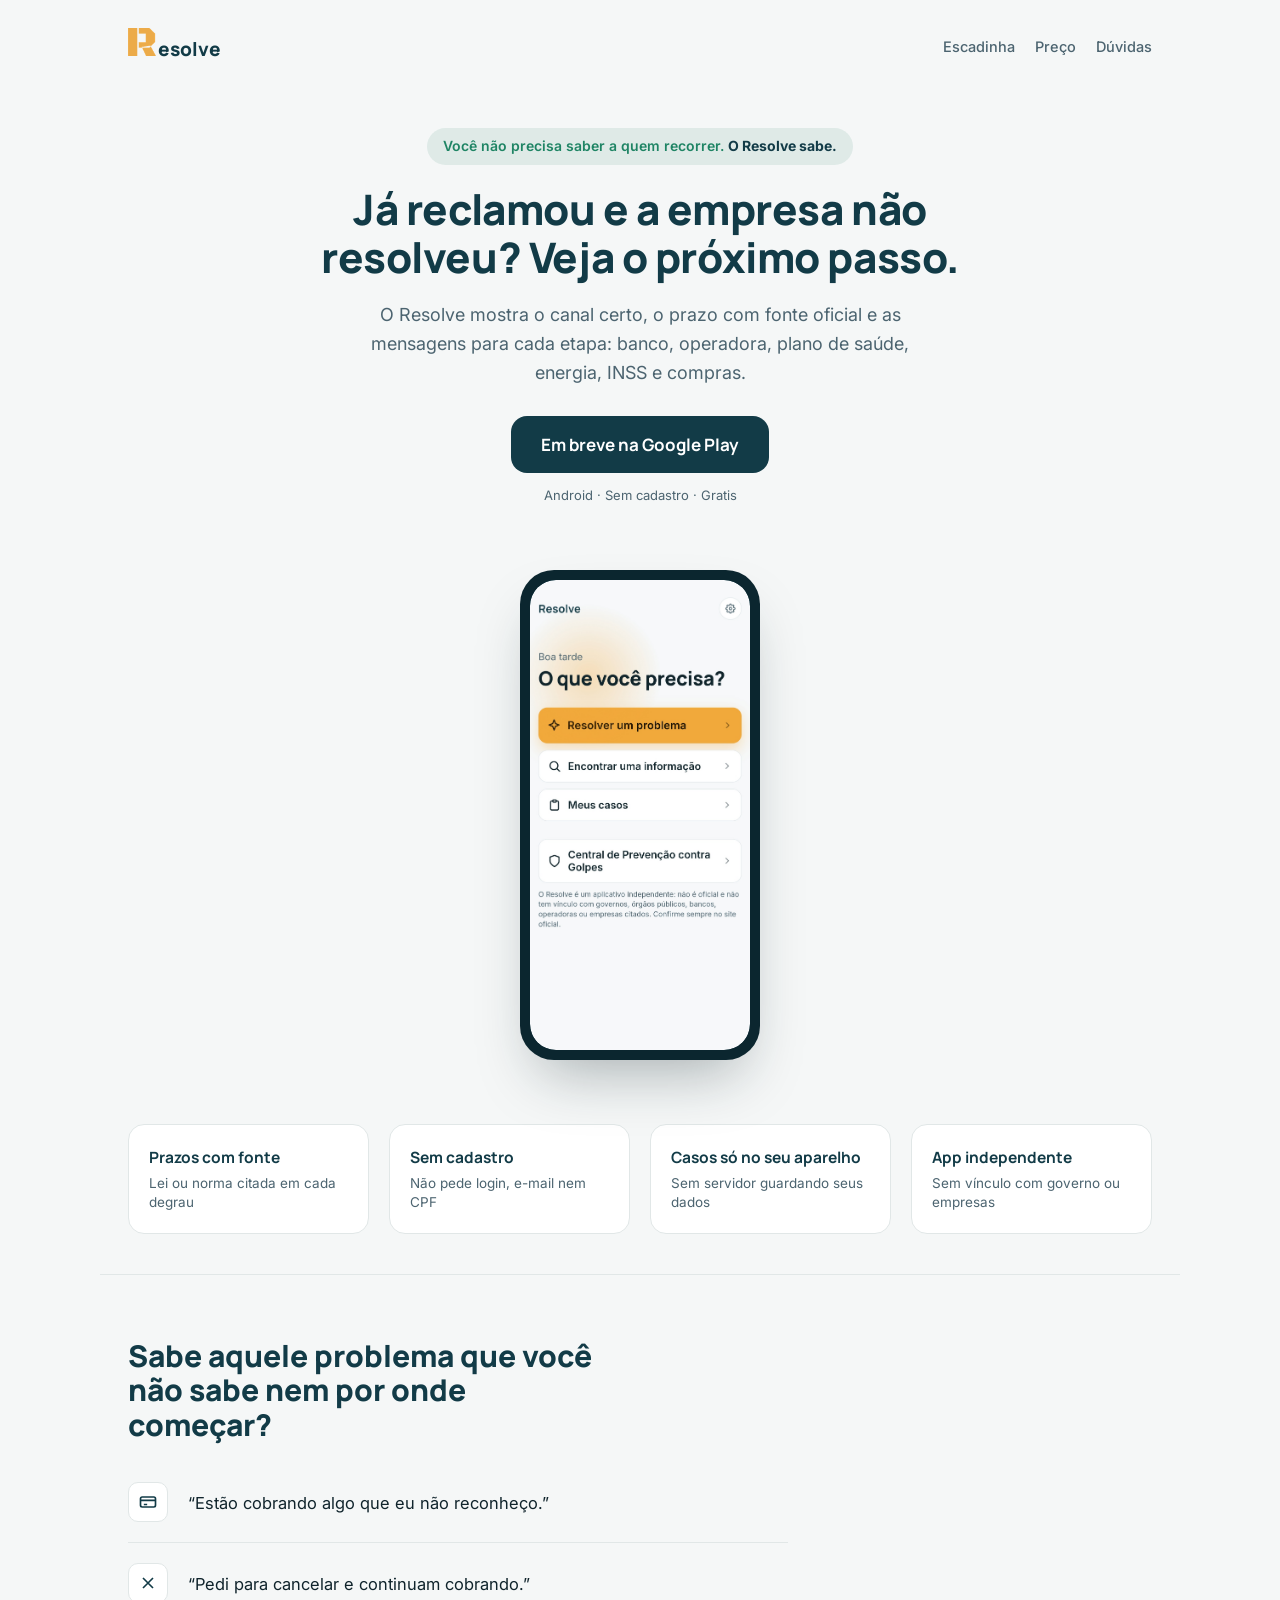
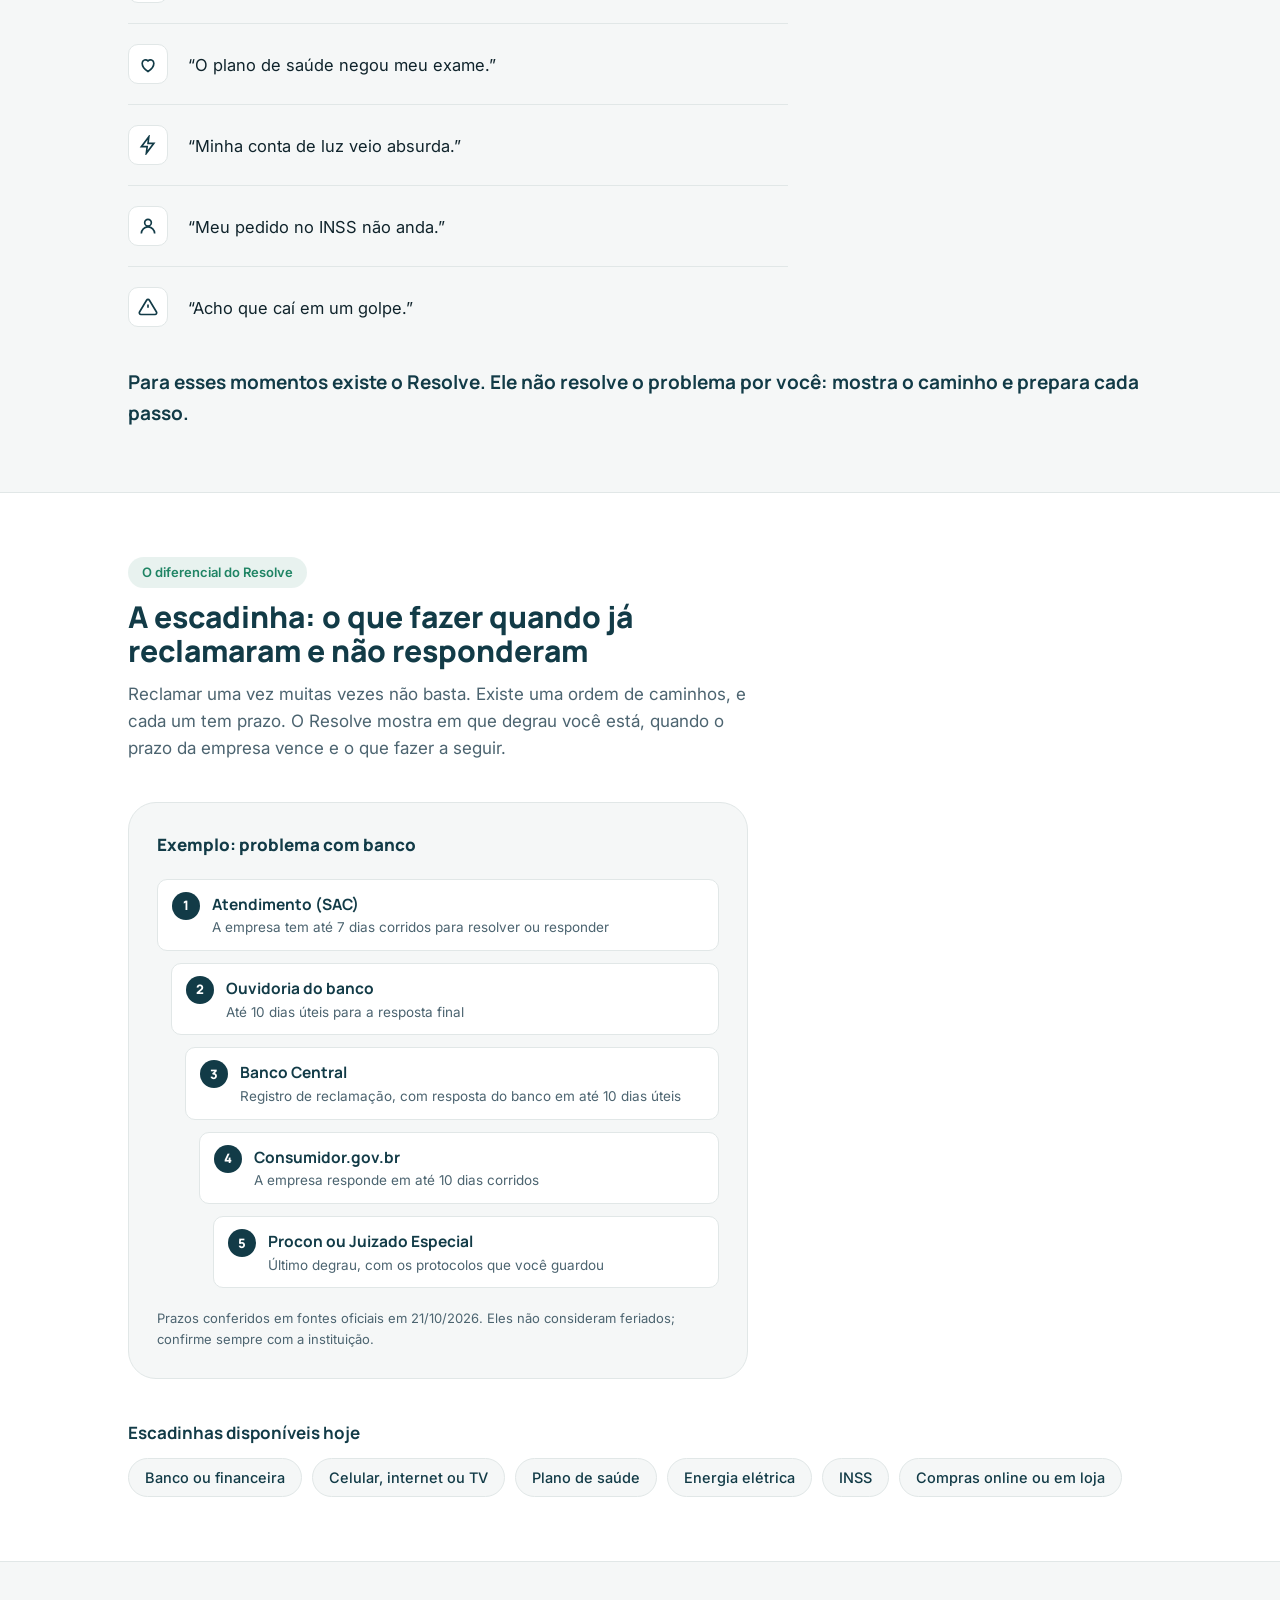
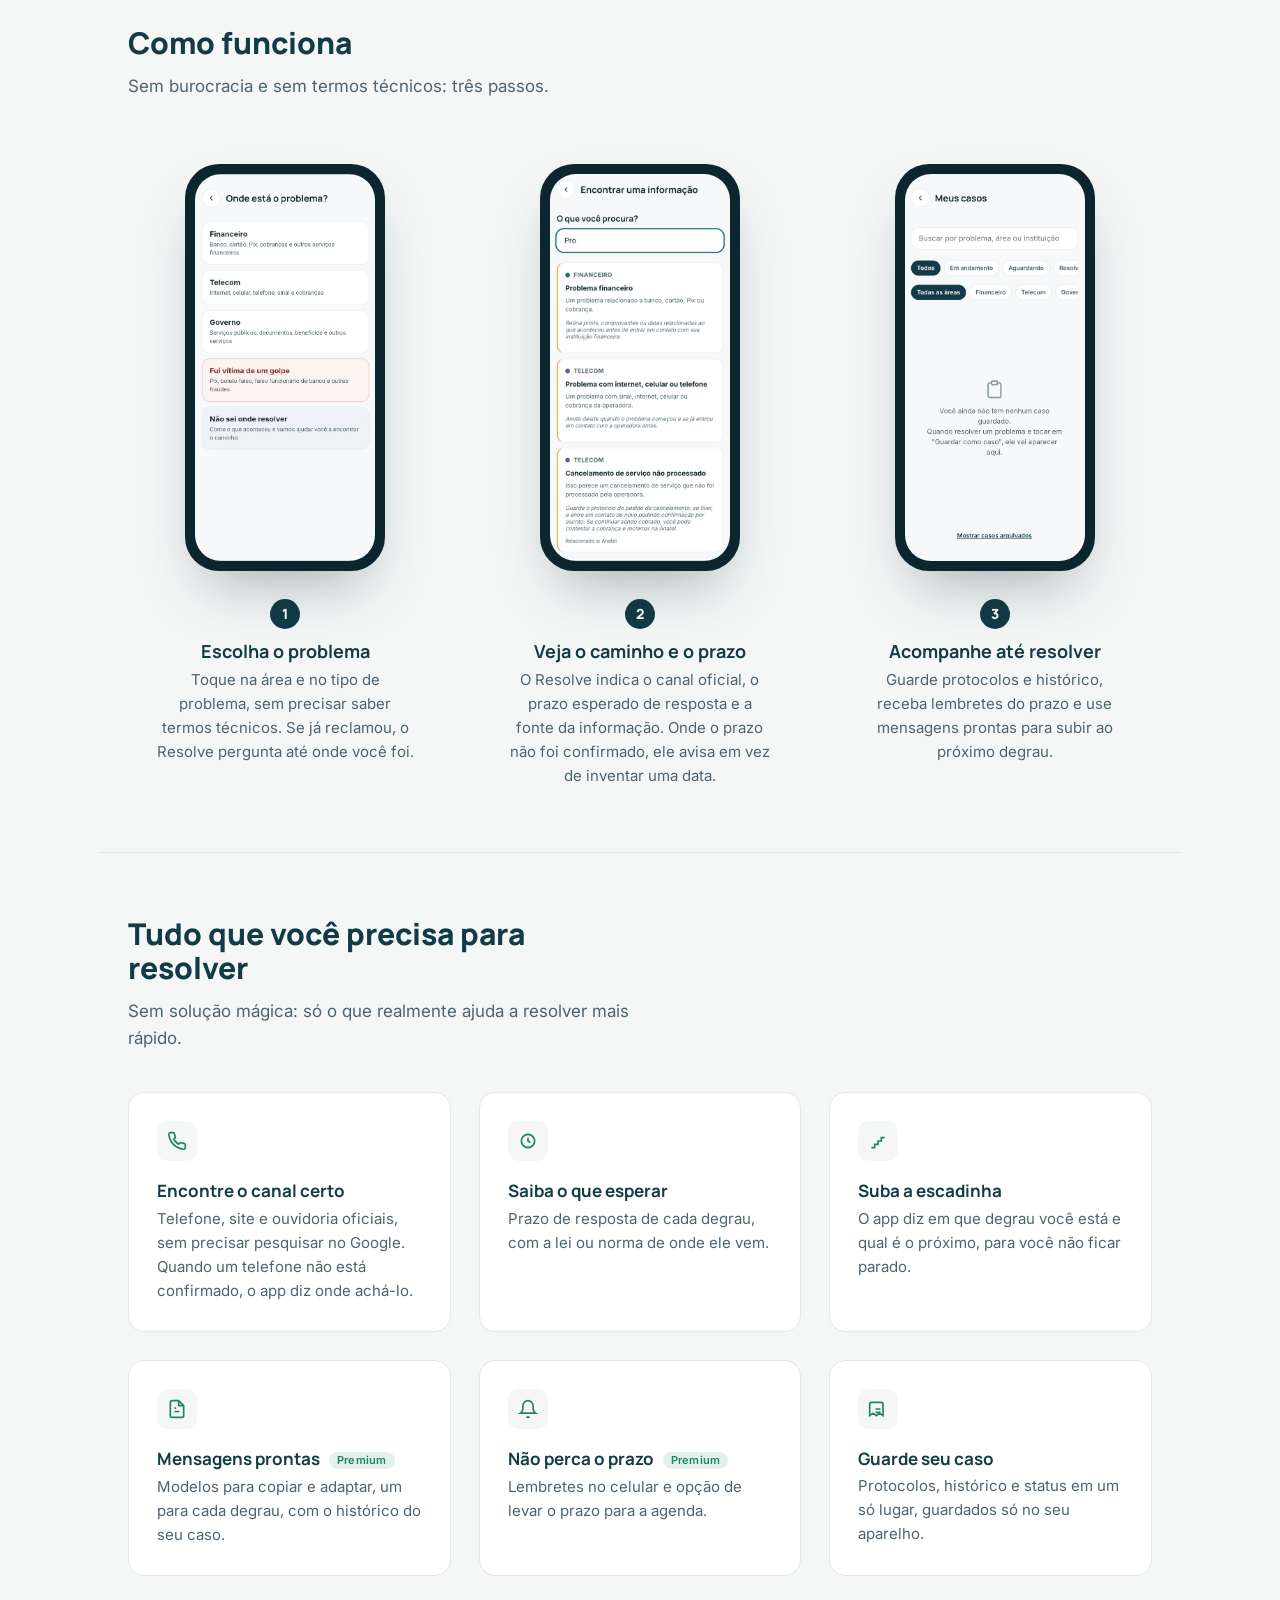
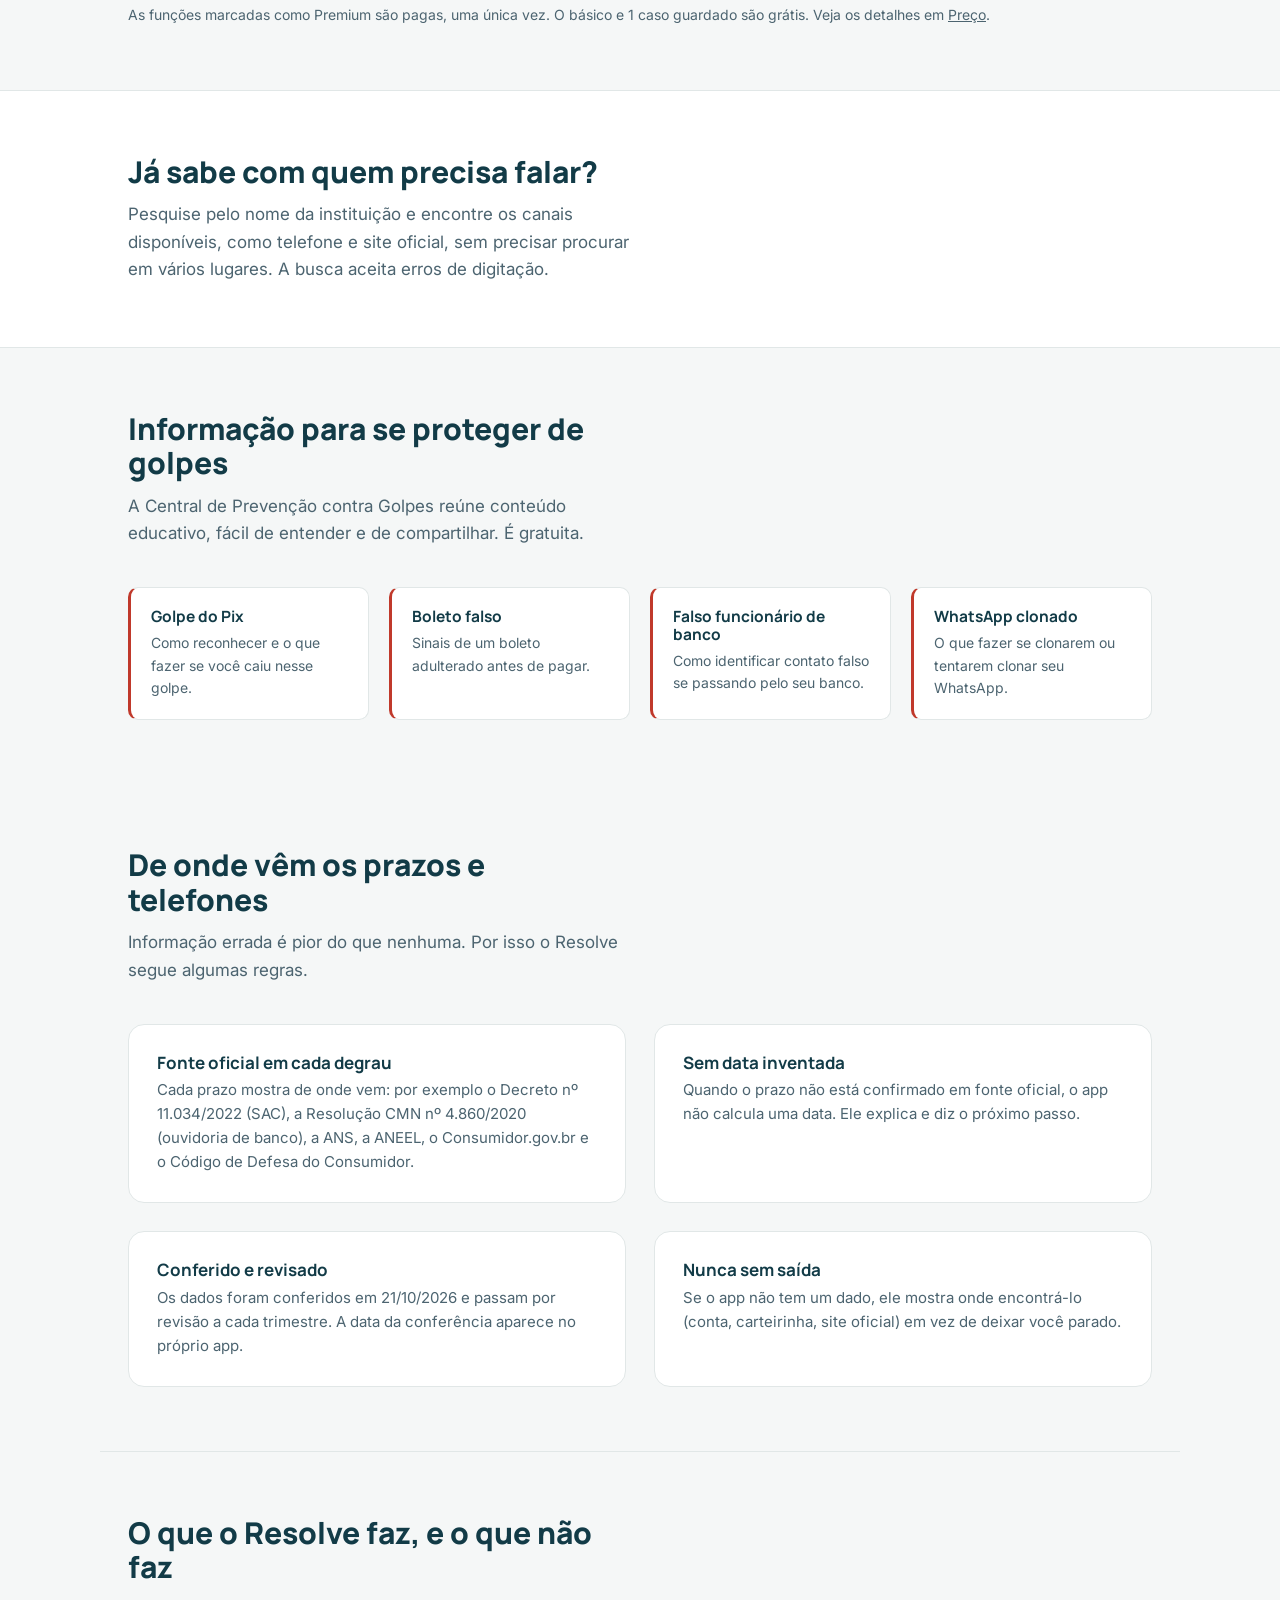
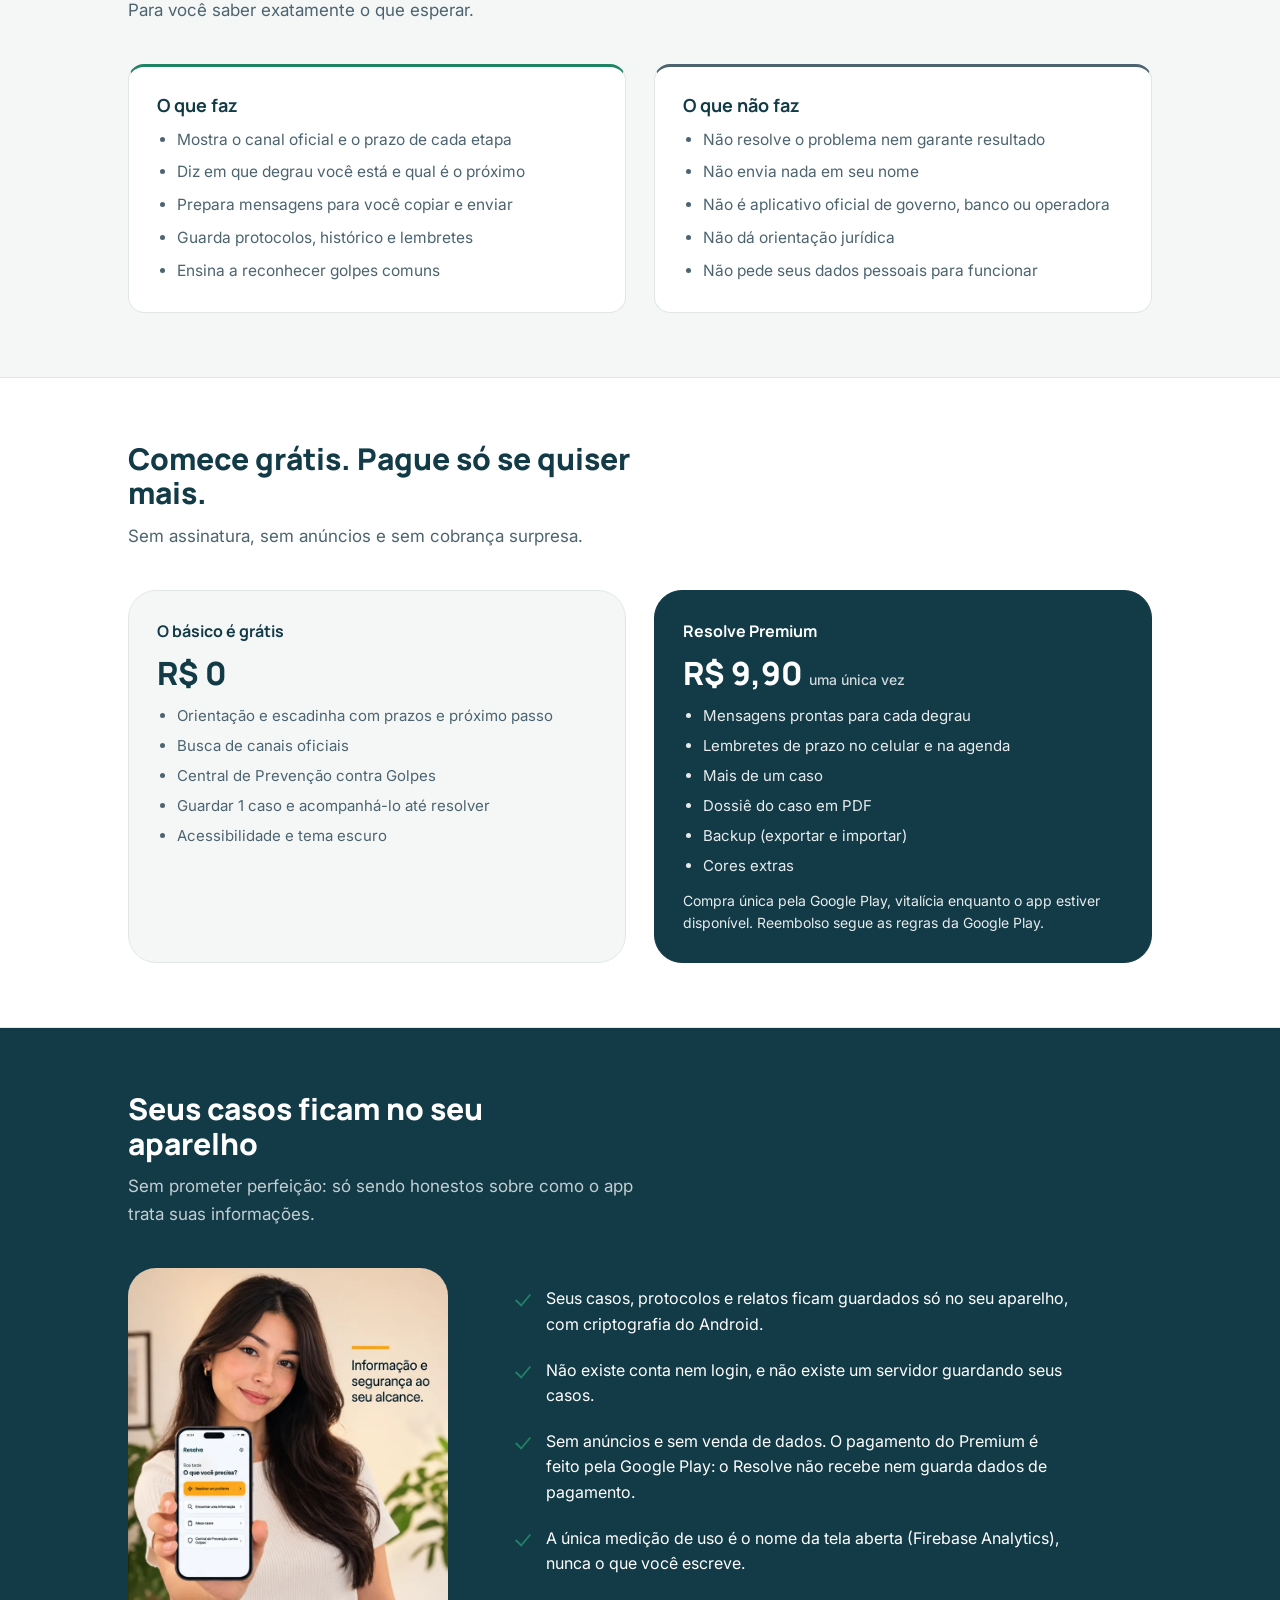
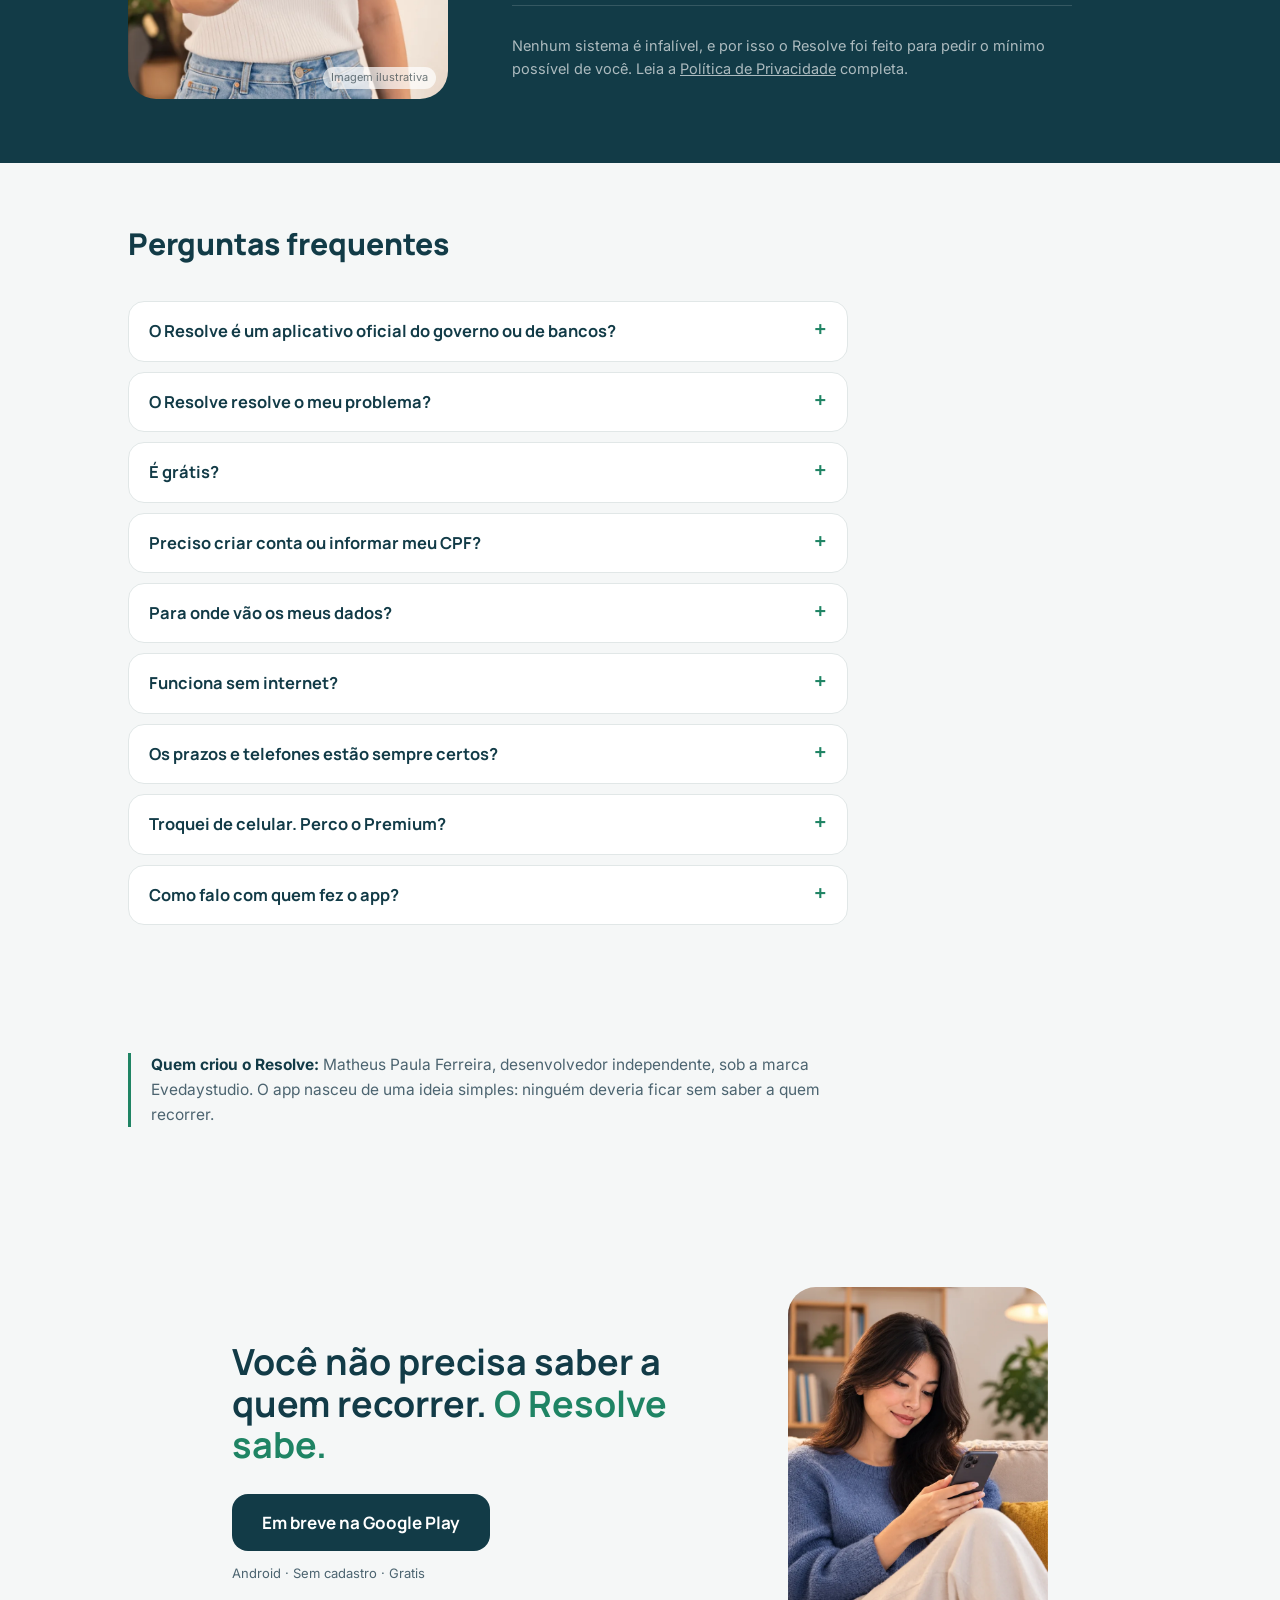
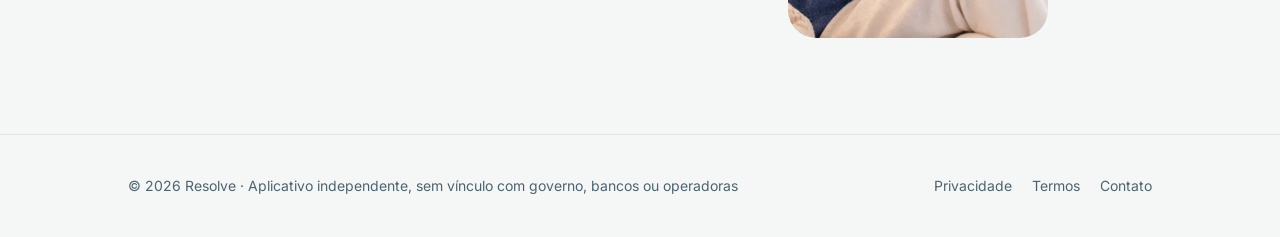
<file: index.html>
<!DOCTYPE html>
<html lang="pt-BR">
<head>
  <meta charset="UTF-8" />
  <meta name="viewport" content="width=device-width, initial-scale=1" />
  <title>Resolve — Reclamou e não resolveram? Veja o próximo passo</title>
  <meta name="description" content="Reclamou e a empresa não resolveu? O Resolve mostra o canal certo, o prazo com fonte oficial e o próximo passo: banco, operadora, plano de saúde, energia, INSS e compras. Android, sem cadastro." />

  <!-- Open Graph / Instagram, WhatsApp, Facebook -->
  <meta property="og:type" content="website" />
  <meta property="og:title" content="Resolve — Reclamou e não resolveram? Veja o próximo passo" />
  <meta property="og:locale" content="pt_BR" />
  <meta name="theme-color" content="#123B47" />
  <meta property="og:description" content="O canal certo, o prazo com fonte oficial e o próximo passo quando a empresa não responde. Android, sem cadastro, grátis para começar." />
  <meta property="og:image" content="https://evedaystudio.github.io/resolve/assets/og-image.png?v=2" />
  <meta property="og:image:width" content="1200" />
  <meta property="og:image:height" content="630" />
  <meta name="twitter:card" content="summary_large_image" />
  <meta name="twitter:image" content="https://evedaystudio.github.io/resolve/assets/og-image.png?v=2" />

  <link rel="icon" href="assets/favicon.ico" sizes="48x48" />
  <link rel="icon" type="image/png" sizes="32x32" href="assets/favicon-32.png" />
  <link rel="icon" type="image/png" sizes="192x192" href="assets/favicon-192.png" />
  <link rel="apple-touch-icon" href="assets/apple-touch-icon.png" />

  <link rel="preconnect" href="https://fonts.googleapis.com">
  <link rel="preconnect" href="https://fonts.gstatic.com" crossorigin>
  <link href="https://fonts.googleapis.com/css2?family=Inter:wght@400;500;600&family=Manrope:wght@700;800&display=swap" rel="stylesheet">

  <link rel="stylesheet" href="css/styles.css" />
  <script type="application/ld+json">
  {"@context":"https://schema.org","@type":"MobileApplication","name":"Resolve","operatingSystem":"Android","applicationCategory":"UtilitiesApplication","description":"Mostra o canal certo, o prazo e o próximo passo para quem já reclamou e não foi resolvido. Aplicativo independente.","inLanguage":"pt-BR","author":{"@type":"Person","name":"Matheus Paula Ferreira"}}
  </script>
</head>
<body>

  <header class="cabecalho">
    <div class="container cabecalho-linha">
      <a class="marca-site" href="#topo" aria-label="Resolve">
        <img class="marca-r" src="assets/logo-r.png" alt="" width="28" height="28" />
        <span aria-hidden="true">esolve</span>
      </a>
      <nav class="menu-site" aria-label="Seções">
        <a href="#escadinha">Escadinha</a>
        <a href="#preco">Preço</a>
        <a href="#duvidas">Dúvidas</a>
      </nav>
    </div>
  </header>

  <main id="topo">

    <!-- ================= HERO ================= -->
    <section class="hero">
      <div class="container">
        <div class="hero-conteudo">
          <p class="hero-kicker">Você não precisa saber a quem recorrer. <strong>O Resolve sabe.</strong></p>
          <h1>Já reclamou e a empresa não resolveu? Veja o próximo passo.</h1>
          <p class="hero-sub">O Resolve mostra o canal certo, o prazo com fonte oficial e as mensagens para cada etapa: banco, operadora, plano de saúde, energia, INSS e compras.</p>

          <a class="botao-baixar" href="#" id="link-baixar-hero" data-link-loja aria-disabled="true">
            Em breve na Google Play
          </a>
          <p class="hero-micro">Android · Sem cadastro · Gratis</p>
        </div>

        <div class="moldura-fone moldura-fone-hero">
          <div class="moldura-fone-tela">
            <img src="assets/screenshots/tela-resolve.jpg" alt="Tela inicial do aplicativo Resolve" draggable="false" />
          </div>
        </div>

        <ul class="faixa-confianca" aria-label="Por que confiar">
          <li><strong>Prazos com fonte</strong><span>Lei ou norma citada em cada degrau</span></li>
          <li><strong>Sem cadastro</strong><span>Não pede login, e-mail nem CPF</span></li>
          <li><strong>Casos só no seu aparelho</strong><span>Sem servidor guardando seus dados</span></li>
          <li><strong>App independente</strong><span>Sem vínculo com governo ou empresas</span></li>
        </ul>
      </div>
    </section>

    <hr class="divisor" />

    <!-- ================= SITUAÇÕES REAIS ================= -->
    <section class="bloco">
      <div class="container">
        <h2 class="bloco-titulo">Sabe aquele problema que você não sabe nem por onde começar?</h2>

        <div class="lista-situacoes">
          <div class="item-situacao">
            <span class="icone"><svg viewBox="0 0 24 24" fill="none" stroke="currentColor" stroke-width="2"><rect x="3" y="6" width="18" height="12" rx="2"/><path d="M3 10h18M7 15h4"/></svg></span>
            <p>“Estão cobrando algo que eu não reconheço.”</p>
          </div>
          <div class="item-situacao">
            <span class="icone"><svg viewBox="0 0 24 24" fill="none" stroke="currentColor" stroke-width="2"><path d="M18 6L6 18M6 6l12 12"/></svg></span>
            <p>“Pedi para cancelar e continuam cobrando.”</p>
          </div>
          <div class="item-situacao">
            <span class="icone"><svg viewBox="0 0 24 24" fill="none" stroke="currentColor" stroke-width="2"><path d="M12 21s-7-4.5-7-10a4 4 0 017-2.6A4 4 0 0119 11c0 5.5-7 10-7 10z"/></svg></span>
            <p>“O plano de saúde negou meu exame.”</p>
          </div>
          <div class="item-situacao">
            <span class="icone"><svg viewBox="0 0 24 24" fill="none" stroke="currentColor" stroke-width="2"><path d="M13 2L4 14h7l-1 8 9-12h-7z"/></svg></span>
            <p>“Minha conta de luz veio absurda.”</p>
          </div>
          <div class="item-situacao">
            <span class="icone"><svg viewBox="0 0 24 24" fill="none" stroke="currentColor" stroke-width="2"><path d="M12 12a4 4 0 100-8 4 4 0 000 8zM4 21a8 8 0 0116 0"/></svg></span>
            <p>“Meu pedido no INSS não anda.”</p>
          </div>
          <div class="item-situacao">
            <span class="icone"><svg viewBox="0 0 24 24" fill="none" stroke="currentColor" stroke-width="2"><path d="M12 9v4M12 17h.01"/><path d="M10.29 3.86L1.82 18a2 2 0 001.71 3h16.94a2 2 0 001.71-3L13.71 3.86a2 2 0 00-3.42 0z"/></svg></span>
            <p>“Acho que caí em um golpe.”</p>
          </div>
        </div>

        <p class="situacoes-fechamento">Para esses momentos existe o Resolve. Ele não resolve o problema por você: mostra o caminho e prepara cada passo.</p>
      </div>
    </section>

    <!-- ================= ESCADINHA ================= -->
    <section class="bloco bloco-escada" id="escadinha">
      <div class="container">
        <p class="rotulo-secao">O diferencial do Resolve</p>
        <h2 class="bloco-titulo">A escadinha: o que fazer quando já reclamaram e não responderam</h2>
        <p class="bloco-intro">Reclamar uma vez muitas vezes não basta. Existe uma ordem de caminhos, e cada um tem prazo. O Resolve mostra em que degrau você está, quando o prazo da empresa vence e o que fazer a seguir.</p>

        <div class="escada-exemplo">
          <p class="escada-exemplo-titulo">Exemplo: problema com banco</p>
          <ol class="escada-visual">
            <li><span class="escada-n">1</span><div><strong>Atendimento (SAC)</strong><small>A empresa tem até 7 dias corridos para resolver ou responder</small></div></li>
            <li><span class="escada-n">2</span><div><strong>Ouvidoria do banco</strong><small>Até 10 dias úteis para a resposta final</small></div></li>
            <li><span class="escada-n">3</span><div><strong>Banco Central</strong><small>Registro de reclamação, com resposta do banco em até 10 dias úteis</small></div></li>
            <li><span class="escada-n">4</span><div><strong>Consumidor.gov.br</strong><small>A empresa responde em até 10 dias corridos</small></div></li>
            <li><span class="escada-n">5</span><div><strong>Procon ou Juizado Especial</strong><small>Último degrau, com os protocolos que você guardou</small></div></li>
          </ol>
          <p class="escada-exemplo-nota">Prazos conferidos em fontes oficiais em 21/10/2026. Eles não consideram feriados; confirme sempre com a instituição.</p>
        </div>

        <p class="escada-trilhas-titulo">Escadinhas disponíveis hoje</p>
        <ul class="escada-trilhas">
          <li>Banco ou financeira</li>
          <li>Celular, internet ou TV</li>
          <li>Plano de saúde</li>
          <li>Energia elétrica</li>
          <li>INSS</li>
          <li>Compras online ou em loja</li>
        </ul>
      </div>
    </section>

    <!-- ================= COMO FUNCIONA (com telas reais) ================= -->
    <section class="bloco">
      <div class="container">
        <h2 class="bloco-titulo">Como funciona</h2>
        <p class="bloco-intro">Sem burocracia e sem termos técnicos: três passos.</p>

        <div class="passos-telas">
          <div class="passo-tela">
            <div class="moldura-fone moldura-fone-passo">
              <div class="moldura-fone-tela">
                <img src="assets/screenshots/resolve-problema.jpg" alt="Tela de escolha da área do problema no Resolve" draggable="false" />
              </div>
            </div>
            <div class="passo-tela-texto">
              <span class="passo-numero">1</span>
              <h3>Escolha o problema</h3>
              <p>Toque na área e no tipo de problema, sem precisar saber termos técnicos. Se já reclamou, o Resolve pergunta até onde você foi.</p>
            </div>
          </div>

          <div class="passo-tela">
            <div class="moldura-fone moldura-fone-passo">
              <div class="moldura-fone-tela">
                <img src="assets/screenshots/resolve-informacao.jpg" alt="Tela de busca de informação no Resolve" draggable="false" />
              </div>
            </div>
            <div class="passo-tela-texto">
              <span class="passo-numero">2</span>
              <h3>Veja o caminho e o prazo</h3>
              <p>O Resolve indica o canal oficial, o prazo esperado de resposta e a fonte da informação. Onde o prazo não foi confirmado, ele avisa em vez de inventar uma data.</p>
            </div>
          </div>

          <div class="passo-tela">
            <div class="moldura-fone moldura-fone-passo">
              <div class="moldura-fone-tela">
                <img src="assets/screenshots/resolve-casos.jpg" alt="Tela de Meus casos no Resolve" draggable="false" />
              </div>
            </div>
            <div class="passo-tela-texto">
              <span class="passo-numero">3</span>
              <h3>Acompanhe até resolver</h3>
              <p>Guarde protocolos e histórico, receba lembretes do prazo e use mensagens prontas para subir ao próximo degrau.</p>
            </div>
          </div>
        </div>
      </div>
    </section>

    <hr class="divisor" />

    <!-- ================= FUNCIONALIDADES ================= -->
    <section class="bloco">
      <div class="container">
        <h2 class="bloco-titulo">Tudo que você precisa para resolver</h2>
        <p class="bloco-intro">Sem solução mágica: só o que realmente ajuda a resolver mais rápido.</p>

        <div class="grade-funcionalidades">
          <div class="card-funcionalidade">
            <span class="icone"><svg viewBox="0 0 24 24" fill="none" stroke="currentColor" stroke-width="2"><path d="M22 16.92v3a2 2 0 01-2.18 2 19.79 19.79 0 01-8.63-3.07 19.5 19.5 0 01-6-6 19.79 19.79 0 01-3.07-8.67A2 2 0 014.11 2h3a2 2 0 012 1.72c.127.96.361 1.903.7 2.81a2 2 0 01-.45 2.11L8.09 9.91a16 16 0 006 6l1.27-1.27a2 2 0 012.11-.45c.907.339 1.85.573 2.81.7A2 2 0 0122 16.92z"/></svg></span>
            <h3>Encontre o canal certo</h3>
            <p>Telefone, site e ouvidoria oficiais, sem precisar pesquisar no Google. Quando um telefone não está confirmado, o app diz onde achá-lo.</p>
          </div>
          <div class="card-funcionalidade">
            <span class="icone"><svg viewBox="0 0 24 24" fill="none" stroke="currentColor" stroke-width="2"><path d="M12 20a8 8 0 100-16 8 8 0 000 16z"/><path d="M12 8v4l3 2"/></svg></span>
            <h3>Saiba o que esperar</h3>
            <p>Prazo de resposta de cada degrau, com a lei ou norma de onde ele vem.</p>
          </div>
          <div class="card-funcionalidade">
            <span class="icone"><svg viewBox="0 0 24 24" fill="none" stroke="currentColor" stroke-width="2"><path d="M4 20h4v-4h4v-4h4V8h4"/></svg></span>
            <h3>Suba a escadinha</h3>
            <p>O app diz em que degrau você está e qual é o próximo, para você não ficar parado.</p>
          </div>
          <div class="card-funcionalidade">
            <span class="icone"><svg viewBox="0 0 24 24" fill="none" stroke="currentColor" stroke-width="2"><path d="M14 2H6a2 2 0 00-2 2v16a2 2 0 002 2h12a2 2 0 002-2V8z"/><path d="M14 2v6h6M9 15h6M9 11h2"/></svg></span>
            <h3>Mensagens prontas <span class="selo-premium">Premium</span></h3>
            <p>Modelos para copiar e adaptar, um para cada degrau, com o histórico do seu caso.</p>
          </div>
          <div class="card-funcionalidade">
            <span class="icone"><svg viewBox="0 0 24 24" fill="none" stroke="currentColor" stroke-width="2"><path d="M18 8a6 6 0 00-12 0c0 7-3 9-3 9h18s-3-2-3-9M13.73 21a2 2 0 01-3.46 0"/></svg></span>
            <h3>Não perca o prazo <span class="selo-premium">Premium</span></h3>
            <p>Lembretes no celular e opção de levar o prazo para a agenda.</p>
          </div>
          <div class="card-funcionalidade">
            <span class="icone"><svg viewBox="0 0 24 24" fill="none" stroke="currentColor" stroke-width="2"><path d="M9 12h6M9 16h6M8 4h8a2 2 0 012 2v14l-4-3-4 3-4-3-4 3V6a2 2 0 012-2z"/></svg></span>
            <h3>Guarde seu caso</h3>
            <p>Protocolos, histórico e status em um só lugar, guardados só no seu aparelho.</p>
          </div>
        </div>
        <p class="nota-funcoes">As funções marcadas como Premium são pagas, uma única vez. O básico e 1 caso guardado são grátis. Veja os detalhes em <a href="#preco">Preço</a>.</p>
      </div>
    </section>

    <!-- ================= BUSCA POR INSTITUIÇÃO ================= -->
    <section class="bloco bloco-instituicao">
      <div class="container">
        <div class="instituicao-conteudo">
          <h2 class="bloco-titulo">Já sabe com quem precisa falar?</h2>
          <p class="bloco-intro">Pesquise pelo nome da instituição e encontre os canais disponíveis, como telefone e site oficial, sem precisar procurar em vários lugares. A busca aceita erros de digitação.</p>
        </div>
      </div>
    </section>

    <!-- ================= CENTRAL DE PREVENÇÃO CONTRA GOLPES ================= -->
    <section class="bloco bloco-golpes">
      <div class="container">
        <h2 class="bloco-titulo">Informação para se proteger de golpes</h2>
        <p class="bloco-intro">A Central de Prevenção contra Golpes reúne conteúdo educativo, fácil de entender e de compartilhar. É gratuita.</p>

        <div class="grade-golpes">
          <div class="card-golpe">
            <h3>Golpe do Pix</h3>
            <p>Como reconhecer e o que fazer se você caiu nesse golpe.</p>
          </div>
          <div class="card-golpe">
            <h3>Boleto falso</h3>
            <p>Sinais de um boleto adulterado antes de pagar.</p>
          </div>
          <div class="card-golpe">
            <h3>Falso funcionário de banco</h3>
            <p>Como identificar contato falso se passando pelo seu banco.</p>
          </div>
          <div class="card-golpe">
            <h3>WhatsApp clonado</h3>
            <p>O que fazer se clonarem ou tentarem clonar seu WhatsApp.</p>
          </div>
        </div>
      </div>
    </section>

    <!-- ================= COMO CONFERIMOS ================= -->
    <section class="bloco">
      <div class="container">
        <h2 class="bloco-titulo">De onde vêm os prazos e telefones</h2>
        <p class="bloco-intro">Informação errada é pior do que nenhuma. Por isso o Resolve segue algumas regras.</p>
        <div class="grade-metodo">
          <div class="item-metodo">
            <h3>Fonte oficial em cada degrau</h3>
            <p>Cada prazo mostra de onde vem: por exemplo o Decreto nº 11.034/2022 (SAC), a Resolução CMN nº 4.860/2020 (ouvidoria de banco), a ANS, a ANEEL, o Consumidor.gov.br e o Código de Defesa do Consumidor.</p>
          </div>
          <div class="item-metodo">
            <h3>Sem data inventada</h3>
            <p>Quando o prazo não está confirmado em fonte oficial, o app não calcula uma data. Ele explica e diz o próximo passo.</p>
          </div>
          <div class="item-metodo">
            <h3>Conferido e revisado</h3>
            <p>Os dados foram conferidos em 21/10/2026 e passam por revisão a cada trimestre. A data da conferência aparece no próprio app.</p>
          </div>
          <div class="item-metodo">
            <h3>Nunca sem saída</h3>
            <p>Se o app não tem um dado, ele mostra onde encontrá-lo (conta, carteirinha, site oficial) em vez de deixar você parado.</p>
          </div>
        </div>
      </div>
    </section>

    <hr class="divisor" />

    <!-- ================= FAZ / NÃO FAZ ================= -->
    <section class="bloco">
      <div class="container">
        <h2 class="bloco-titulo">O que o Resolve faz, e o que não faz</h2>
        <p class="bloco-intro">Para você saber exatamente o que esperar.</p>
        <div class="faz-nao-faz">
          <div class="coluna-faz">
            <h3>O que faz</h3>
            <ul>
              <li>Mostra o canal oficial e o prazo de cada etapa</li>
              <li>Diz em que degrau você está e qual é o próximo</li>
              <li>Prepara mensagens para você copiar e enviar</li>
              <li>Guarda protocolos, histórico e lembretes</li>
              <li>Ensina a reconhecer golpes comuns</li>
            </ul>
          </div>
          <div class="coluna-nao-faz">
            <h3>O que não faz</h3>
            <ul>
              <li>Não resolve o problema nem garante resultado</li>
              <li>Não envia nada em seu nome</li>
              <li>Não é aplicativo oficial de governo, banco ou operadora</li>
              <li>Não dá orientação jurídica</li>
              <li>Não pede seus dados pessoais para funcionar</li>
            </ul>
          </div>
        </div>
      </div>
    </section>

    <!-- ================= PREÇO ================= -->
    <section class="bloco bloco-preco" id="preco">
      <div class="container">
        <h2 class="bloco-titulo">Comece grátis. Pague só se quiser mais.</h2>
        <p class="bloco-intro">Sem assinatura, sem anúncios e sem cobrança surpresa.</p>

        <div class="grade-preco">
          <div class="cartao-preco">
            <p class="cartao-preco-nome">O básico é grátis</p>
            <p class="cartao-preco-valor">R$ 0</p>
            <ul>
              <li>Orientação e escadinha com prazos e próximo passo</li>
              <li>Busca de canais oficiais</li>
              <li>Central de Prevenção contra Golpes</li>
              <li>Guardar 1 caso e acompanhá-lo até resolver</li>
              <li>Acessibilidade e tema escuro</li>
            </ul>
          </div>
          <div class="cartao-preco cartao-preco-destaque">
            <p class="cartao-preco-nome">Resolve Premium</p>
            <p class="cartao-preco-valor">R$ 9,90 <span>uma única vez</span></p>
            <ul>
              <li>Mensagens prontas para cada degrau</li>
              <li>Lembretes de prazo no celular e na agenda</li>
              <li>Mais de um caso</li>
              <li>Dossiê do caso em PDF</li>
              <li>Backup (exportar e importar)</li>
              <li>Cores extras</li>
            </ul>
            <p class="cartao-preco-sub">Compra única pela Google Play, vitalícia enquanto o app estiver disponível. Reembolso segue as regras da Google Play.</p>
          </div>
        </div>
      </div>
    </section>

    <!-- ================= CONFIANÇA / PRIVACIDADE ================= -->
    <section class="bloco bloco-confianca">
      <div class="container">
        <h2 class="bloco-titulo">Seus casos ficam no seu aparelho</h2>
        <p class="bloco-intro">Sem prometer perfeição: só sendo honestos sobre como o app trata suas informações.</p>

        <div class="confianca-grade">
          <div class="confianca-imagem">
            <img src="assets/mulher-celular.webp" alt="Mulher sorrindo e mostrando a tela inicial do aplicativo Resolve" width="760" height="1024" loading="lazy" draggable="false" />
            <span class="legenda-ilustrativa">Imagem ilustrativa</span>
          </div>
          <div class="confianca-texto">
          <div class="lista-confianca">
            <div class="item-confianca">
              <svg viewBox="0 0 24 24" fill="none" stroke="currentColor" stroke-width="2"><path d="M4 12l6 6L20 6"/></svg>
              <p>Seus casos, protocolos e relatos ficam guardados só no seu aparelho, com criptografia do Android.</p>
            </div>
            <div class="item-confianca">
              <svg viewBox="0 0 24 24" fill="none" stroke="currentColor" stroke-width="2"><path d="M4 12l6 6L20 6"/></svg>
              <p>Não existe conta nem login, e não existe um servidor guardando seus casos.</p>
            </div>
            <div class="item-confianca">
              <svg viewBox="0 0 24 24" fill="none" stroke="currentColor" stroke-width="2"><path d="M4 12l6 6L20 6"/></svg>
              <p>Sem anúncios e sem venda de dados. O pagamento do Premium é feito pela Google Play: o Resolve não recebe nem guarda dados de pagamento.</p>
            </div>
            <div class="item-confianca">
              <svg viewBox="0 0 24 24" fill="none" stroke="currentColor" stroke-width="2"><path d="M4 12l6 6L20 6"/></svg>
              <p>A única medição de uso é o nome da tela aberta (Firebase Analytics), nunca o que você escreve.</p>
            </div>
          </div>
            <p class="confianca-rodape">Nenhum sistema é infalível, e por isso o Resolve foi feito para pedir o mínimo possível de você. Leia a <a href="privacidade.html">Política de Privacidade</a> completa.</p>
          </div>
        </div>
      </div>
    </section>

    <!-- ================= PERGUNTAS FREQUENTES ================= -->
    <section class="bloco" id="duvidas">
      <div class="container">
        <h2 class="bloco-titulo">Perguntas frequentes</h2>
        <div class="faq">
          <details>
            <summary>O Resolve é um aplicativo oficial do governo ou de bancos?</summary>
            <p>Não. É um aplicativo independente, sem vínculo, parceria ou aprovação de órgãos públicos, bancos, operadoras ou empresas citadas. Ele só mostra o caminho até os canais oficiais.</p>
          </details>
          <details>
            <summary>O Resolve resolve o meu problema?</summary>
            <p>Não, e não promete isso. Quem resolve é a empresa, o órgão regulador ou a Justiça. O Resolve organiza o caminho, mostra os prazos e prepara as mensagens para você não ficar sem saber o que fazer.</p>
          </details>
          <details>
            <summary>É grátis?</summary>
            <p>É grátis para instalar e usar: orientação, Escadinha com prazos, busca de canais, Central de Prevenção e 1 caso guardado, que você acompanha até resolver. O Premium custa R$ 9,90, em pagamento único, sem assinatura, e libera mensagens prontas, lembretes no celular, mais de um caso, PDF, backup e cores extras.</p>
          </details>
          <details>
            <summary>Preciso criar conta ou informar meu CPF?</summary>
            <p>Não. O app não pede login, e-mail nem CPF. Pedimos, inclusive, que você não escreva dados pessoais nos campos de texto.</p>
          </details>
          <details>
            <summary>Para onde vão os meus dados?</summary>
            <p>Seus casos ficam só no seu aparelho. O app envia apenas o nome das telas abertas para medir o uso (você pode desligar), e o que você escolher enviar de avaliação ou sugestão. Tudo está na <a href="privacidade.html">Política de Privacidade</a>.</p>
          </details>
          <details>
            <summary>Funciona sem internet?</summary>
            <p>Sim, quase tudo: as orientações, os prazos e os seus casos ficam no aparelho. Abrir sites oficiais, enviar avaliação ou sugestão e comprar o Premium precisam de internet.</p>
          </details>
          <details>
            <summary>Os prazos e telefones estão sempre certos?</summary>
            <p>Cada informação traz a fonte e foi conferida em fontes oficiais, mas regras e telefones podem mudar. Por isso o app mostra a data da conferência e recomenda confirmar no site oficial antes de decisões importantes. Os prazos também não consideram feriados.</p>
          </details>
          <details>
            <summary>Troquei de celular. Perco o Premium?</summary>
            <p>Não. Use a opção "Já comprei o Premium" na janela do Premium, com a mesma conta Google. O backup (exportar e importar) leva seus casos para o aparelho novo.</p>
          </details>
          <details>
            <summary>Como falo com quem fez o app?</summary>
            <p>Pelo e-mail <a href="mailto:theusp.ferreira@gmail.com">theusp.ferreira@gmail.com</a>. Dentro do app também dá para sugerir uma instituição ou um problema que ainda não existe.</p>
          </details>
        </div>
      </div>
    </section>

    <!-- ================= QUEM FEZ ================= -->
    <section class="bloco bloco-autor">
      <div class="container">
        <p class="autor-texto"><strong>Quem criou o Resolve:</strong> Matheus Paula Ferreira, desenvolvedor independente, sob a marca Evedaystudio. O app nasceu de uma ideia simples: ninguém deveria ficar sem saber a quem recorrer.</p>
      </div>
    </section>

    <!-- ================= CTA FINAL ================= -->
    <section class="cta-final">
      <div class="container">
        <div class="cta-final-grade">
          <div class="cta-final-texto">
            <h2>Você não precisa saber a quem recorrer. <span class="destaque">O Resolve sabe.</span></h2>
            <a class="botao-baixar" href="#" id="link-baixar-final" data-link-loja aria-disabled="true">
              Em breve na Google Play
            </a>
            <p class="hero-micro">Android · Sem cadastro · Gratis</p>
          </div>
          <div class="cta-final-imagem">
            <img src="assets/mulher-sofa.webp" alt="Mulher sorrindo, relaxada no sofá, olhando o celular" width="760" height="1024" loading="lazy" draggable="false" />
          </div>
        </div>
      </div>
    </section>

  </main>

  <footer class="rodape">
    <div class="container rodape-linhas">
      <span>© 2026 Resolve · Aplicativo independente, sem vínculo com governo, bancos ou operadoras</span>
      <div class="rodape-links">
        <a href="privacidade.html">Privacidade</a>
        <a href="termos.html">Termos</a>
        <a href="mailto:evedaystudio.apps@gmail.com">Contato</a>
      </div>
    </div>
  </footer>

  <script src="js/main.js"></script>
  <script src="js/protecao-imagens.js"></script>
</body>
</html>
</file>
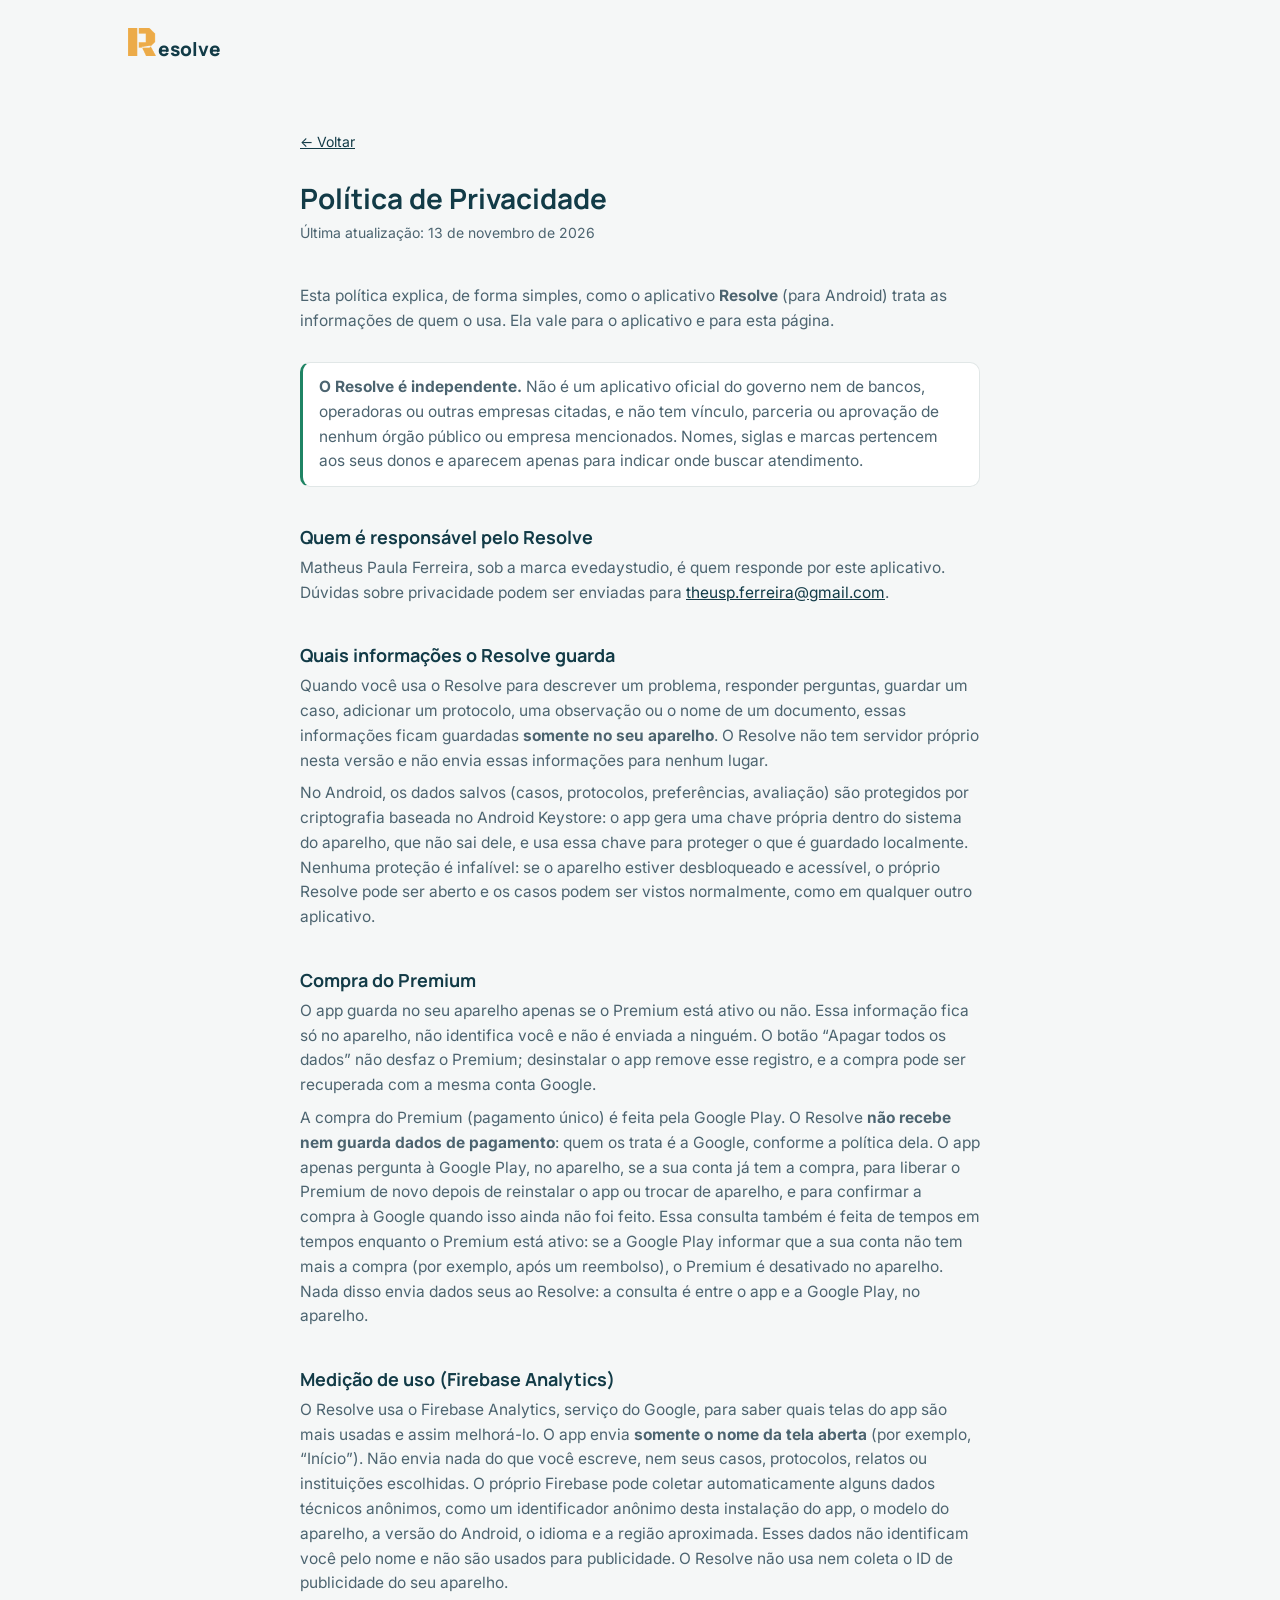
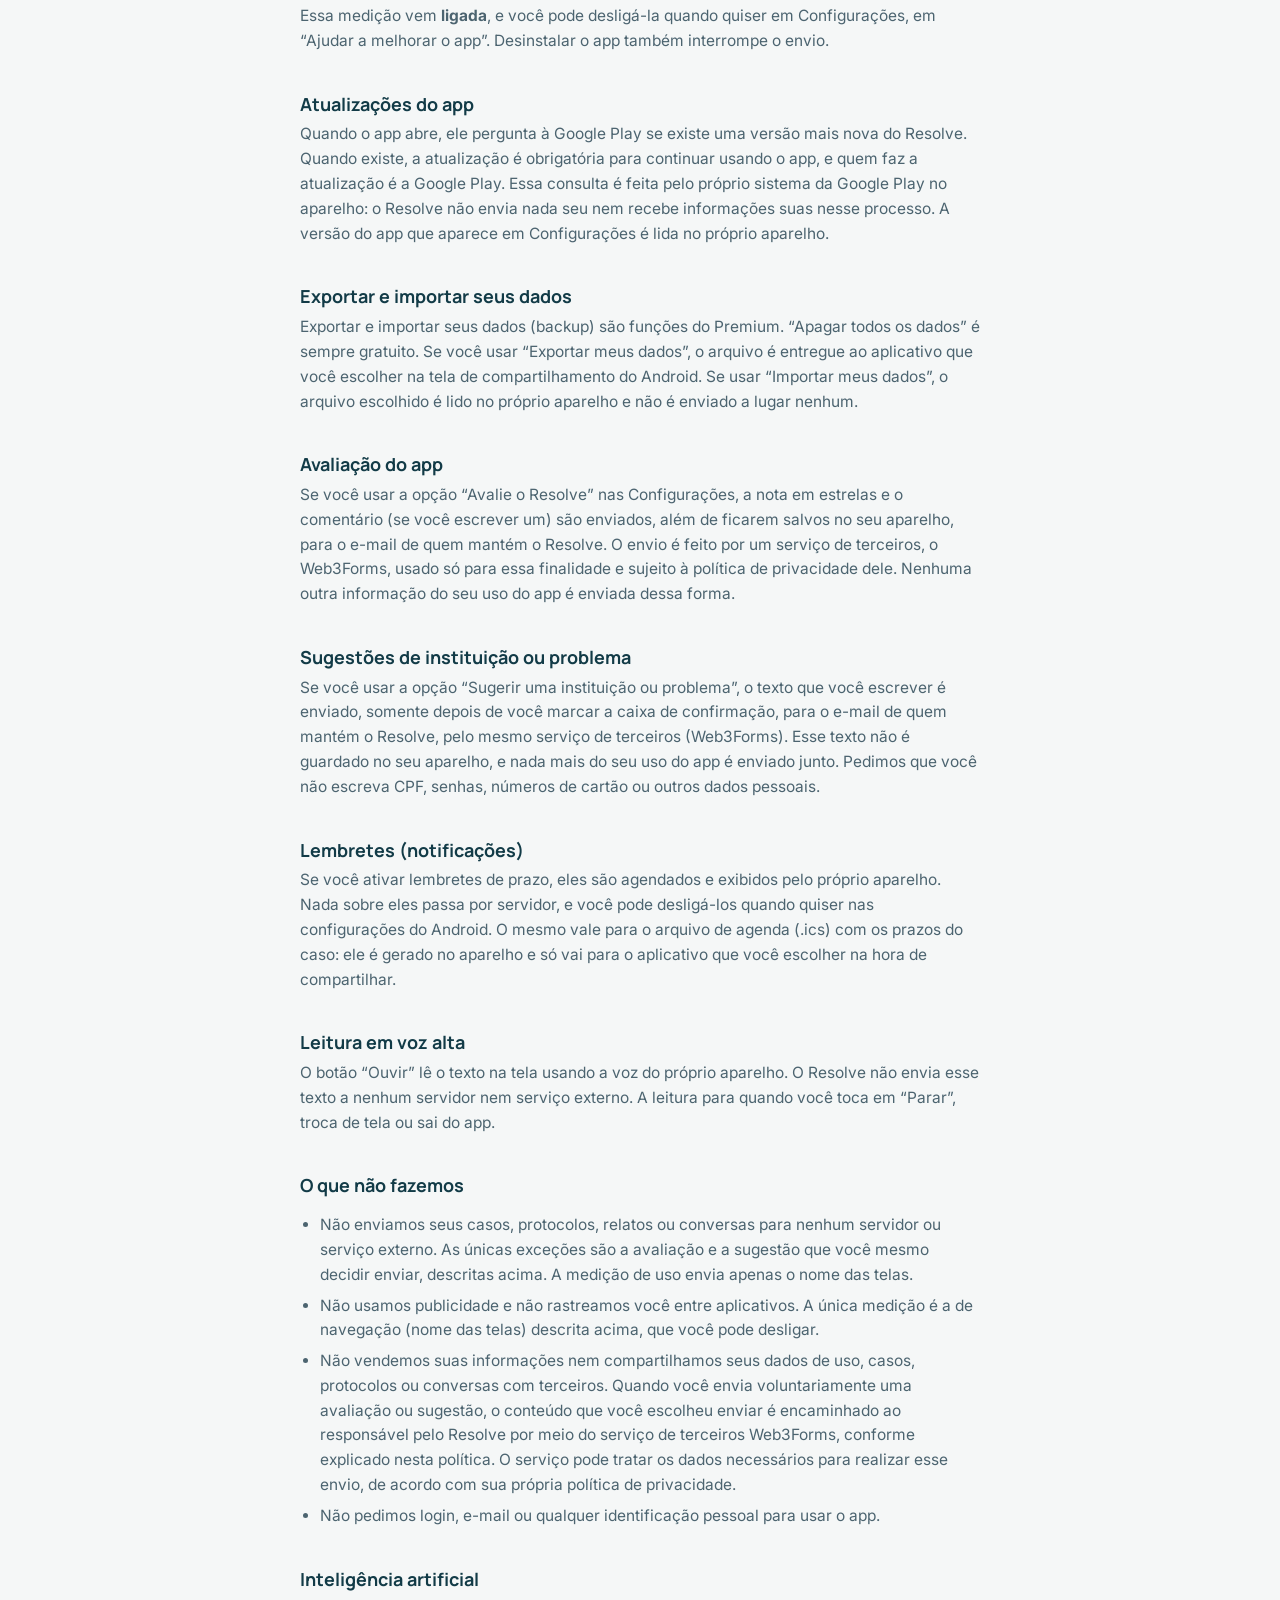
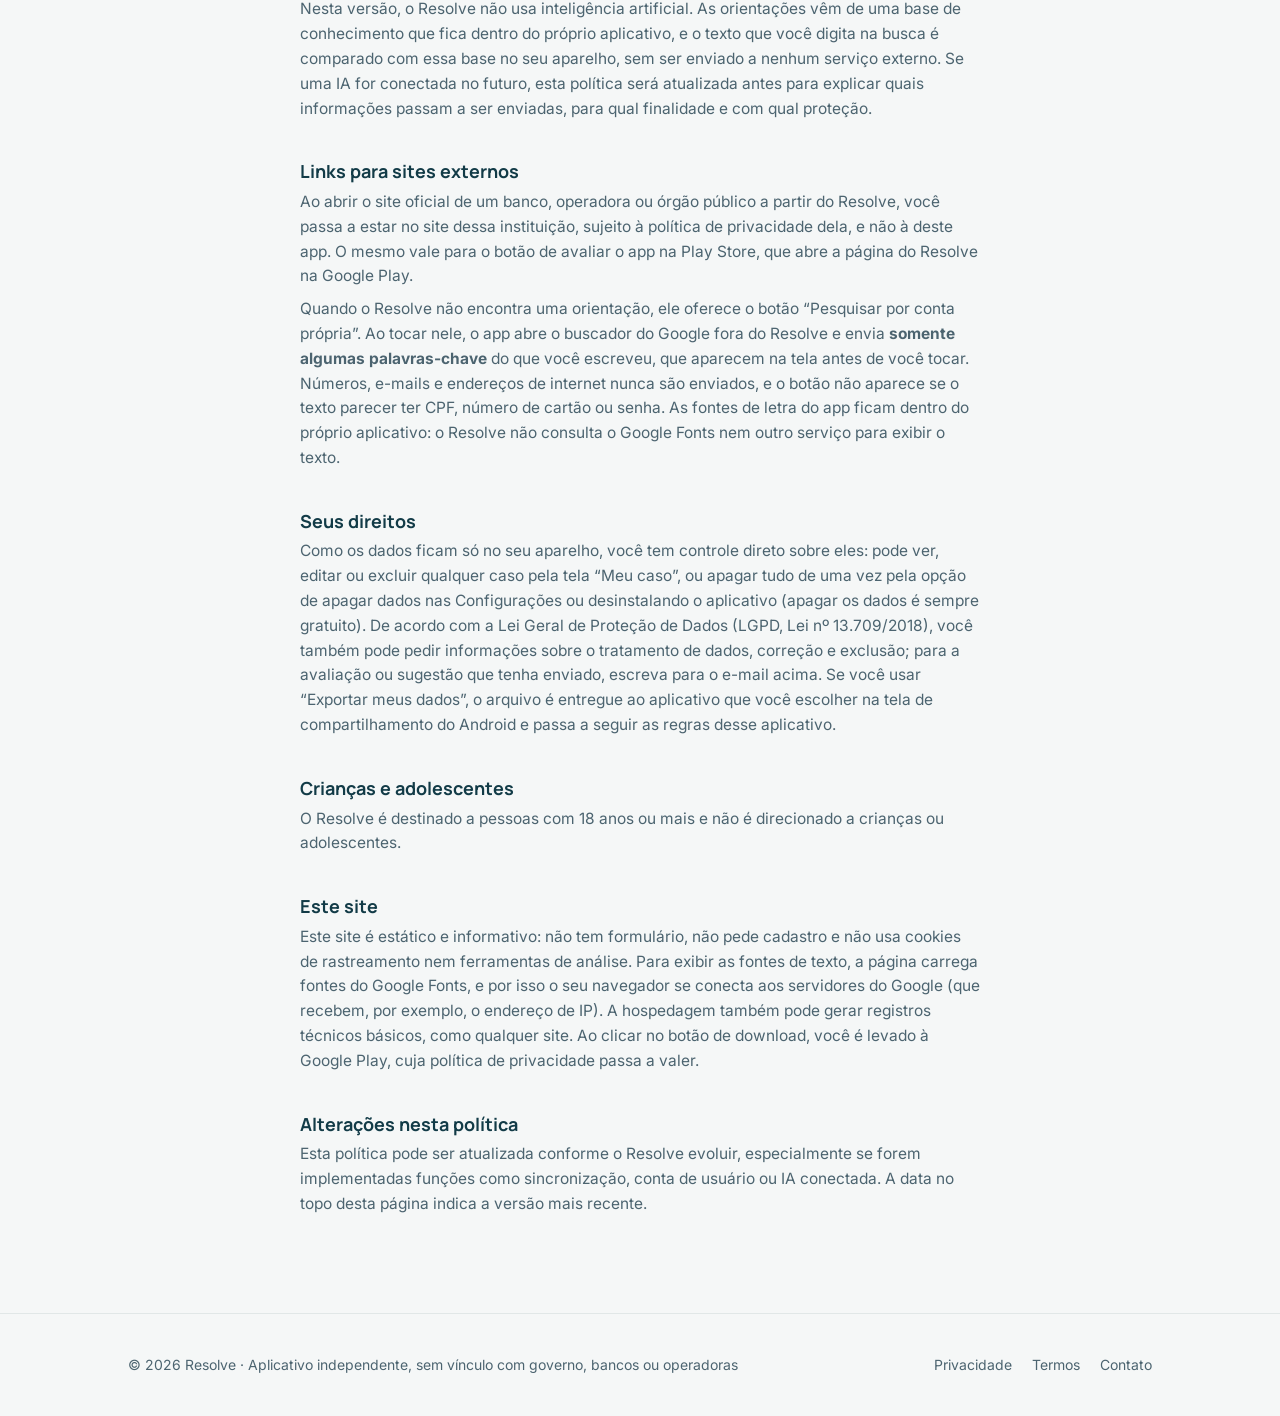
<file: privacidade.html>
<!DOCTYPE html>
<html lang="pt-BR">
<head>
  <meta charset="UTF-8" />
  <meta name="viewport" content="width=device-width, initial-scale=1" />
  <title>Política de Privacidade — Resolve</title>
  <meta name="robots" content="index, follow" />
  <link rel="icon" href="assets/favicon.ico" sizes="48x48" />
  <link rel="icon" type="image/png" sizes="32x32" href="assets/favicon-32.png" />
  <link rel="icon" type="image/png" sizes="192x192" href="assets/favicon-192.png" />
  <link rel="apple-touch-icon" href="assets/apple-touch-icon.png" />
  <link rel="preconnect" href="https://fonts.googleapis.com">
  <link rel="preconnect" href="https://fonts.gstatic.com" crossorigin>
  <link href="https://fonts.googleapis.com/css2?family=Inter:wght@400;500;600&family=Manrope:wght@700;800&display=swap" rel="stylesheet">
  <link rel="stylesheet" href="css/styles.css" />
</head>
<body>
  <header class="cabecalho">
    <div class="container">
      <a class="marca-site" href="index.html" aria-label="Resolve">
        <img class="marca-r" src="assets/logo-r.png" alt="" width="28" height="28" />
        <span aria-hidden="true">esolve</span>
      </a>
    </div>
  </header>

  <main class="container">
    <div class="pagina-legal">
      <a class="voltar-inicio" href="index.html">← Voltar</a>
      <h1>Política de Privacidade</h1>
      <p class="atualizado">Última atualização: 13 de novembro de 2026</p>
      <p>Esta política explica, de forma simples, como o aplicativo <strong>Resolve</strong> (para Android) trata as informações de quem o usa. Ela vale para o aplicativo e para esta página.</p>

  <div class="aviso">
    <strong>O Resolve é independente.</strong> Não é um aplicativo oficial do governo nem de bancos, operadoras ou outras empresas citadas, e não tem vínculo, parceria ou aprovação de nenhum órgão público ou empresa mencionados. Nomes, siglas e marcas pertencem aos seus donos e aparecem apenas para indicar onde buscar atendimento.
  </div>

  <h2>Quem é responsável pelo Resolve</h2>
  <p>Matheus Paula Ferreira, sob a marca evedaystudio, é quem responde por este aplicativo. Dúvidas sobre privacidade podem ser enviadas para <a href="mailto:theusp.ferreira@gmail.com">theusp.ferreira@gmail.com</a>.</p>

  <h2>Quais informações o Resolve guarda</h2>
  <p>Quando você usa o Resolve para descrever um problema, responder perguntas, guardar um caso, adicionar um protocolo, uma observação ou o nome de um documento, essas informações ficam guardadas <strong>somente no seu aparelho</strong>. O Resolve não tem servidor próprio nesta versão e não envia essas informações para nenhum lugar.</p>
  <p>No Android, os dados salvos (casos, protocolos, preferências, avaliação) são protegidos por criptografia baseada no Android Keystore: o app gera uma chave própria dentro do sistema do aparelho, que não sai dele, e usa essa chave para proteger o que é guardado localmente. Nenhuma proteção é infalível: se o aparelho estiver desbloqueado e acessível, o próprio Resolve pode ser aberto e os casos podem ser vistos normalmente, como em qualquer outro aplicativo.</p>

  <h2>Compra do Premium</h2>
  <p>O app guarda no seu aparelho apenas se o Premium está ativo ou não. Essa informação fica só no aparelho, não identifica você e não é enviada a ninguém. O botão “Apagar todos os dados” não desfaz o Premium; desinstalar o app remove esse registro, e a compra pode ser recuperada com a mesma conta Google.</p>
  <p>A compra do Premium (pagamento único) é feita pela Google Play. O Resolve <strong>não recebe nem guarda dados de pagamento</strong>: quem os trata é a Google, conforme a política dela. O app apenas pergunta à Google Play, no aparelho, se a sua conta já tem a compra, para liberar o Premium de novo depois de reinstalar o app ou trocar de aparelho, e para confirmar a compra à Google quando isso ainda não foi feito. Essa consulta também é feita de tempos em tempos enquanto o Premium está ativo: se a Google Play informar que a sua conta não tem mais a compra (por exemplo, após um reembolso), o Premium é desativado no aparelho. Nada disso envia dados seus ao Resolve: a consulta é entre o app e a Google Play, no aparelho.</p>

  <h2>Medição de uso (Firebase Analytics)</h2>
  <p>O Resolve usa o Firebase Analytics, serviço do Google, para saber quais telas do app são mais usadas e assim melhorá-lo. O app envia <strong>somente o nome da tela aberta</strong> (por exemplo, “Início”). Não envia nada do que você escreve, nem seus casos, protocolos, relatos ou instituições escolhidas. O próprio Firebase pode coletar automaticamente alguns dados técnicos anônimos, como um identificador anônimo desta instalação do app, o modelo do aparelho, a versão do Android, o idioma e a região aproximada. Esses dados não identificam você pelo nome e não são usados para publicidade. O Resolve não usa nem coleta o ID de publicidade do seu aparelho.</p>
  <p>Essa medição vem <strong>ligada</strong>, e você pode desligá-la quando quiser em Configurações, em “Ajudar a melhorar o app”. Desinstalar o app também interrompe o envio.</p>

  <h2>Atualizações do app</h2>
  <p>Quando o app abre, ele pergunta à Google Play se existe uma versão mais nova do Resolve. Quando existe, a atualização é obrigatória para continuar usando o app, e quem faz a atualização é a Google Play. Essa consulta é feita pelo próprio sistema da Google Play no aparelho: o Resolve não envia nada seu nem recebe informações suas nesse processo. A versão do app que aparece em Configurações é lida no próprio aparelho.</p>

  <h2>Exportar e importar seus dados</h2>
  <p>Exportar e importar seus dados (backup) são funções do Premium. “Apagar todos os dados” é sempre gratuito. Se você usar “Exportar meus dados”, o arquivo é entregue ao aplicativo que você escolher na tela de compartilhamento do Android. Se usar “Importar meus dados”, o arquivo escolhido é lido no próprio aparelho e não é enviado a lugar nenhum.</p>

  <h2>Avaliação do app</h2>
  <p>Se você usar a opção “Avalie o Resolve” nas Configurações, a nota em estrelas e o comentário (se você escrever um) são enviados, além de ficarem salvos no seu aparelho, para o e-mail de quem mantém o Resolve. O envio é feito por um serviço de terceiros, o Web3Forms, usado só para essa finalidade e sujeito à política de privacidade dele. Nenhuma outra informação do seu uso do app é enviada dessa forma.</p>

  <h2>Sugestões de instituição ou problema</h2>
  <p>Se você usar a opção “Sugerir uma instituição ou problema”, o texto que você escrever é enviado, somente depois de você marcar a caixa de confirmação, para o e-mail de quem mantém o Resolve, pelo mesmo serviço de terceiros (Web3Forms). Esse texto não é guardado no seu aparelho, e nada mais do seu uso do app é enviado junto. Pedimos que você não escreva CPF, senhas, números de cartão ou outros dados pessoais.</p>

  <h2>Lembretes (notificações)</h2>
  <p>Se você ativar lembretes de prazo, eles são agendados e exibidos pelo próprio aparelho. Nada sobre eles passa por servidor, e você pode desligá-los quando quiser nas configurações do Android. O mesmo vale para o arquivo de agenda (.ics) com os prazos do caso: ele é gerado no aparelho e só vai para o aplicativo que você escolher na hora de compartilhar.</p>

  <h2>Leitura em voz alta</h2>
  <p>O botão “Ouvir” lê o texto na tela usando a voz do próprio aparelho. O Resolve não envia esse texto a nenhum servidor nem serviço externo. A leitura para quando você toca em “Parar”, troca de tela ou sai do app.</p>

  <h2>O que não fazemos</h2>
  <ul>
    <li>Não enviamos seus casos, protocolos, relatos ou conversas para nenhum servidor ou serviço externo. As únicas exceções são a avaliação e a sugestão que você mesmo decidir enviar, descritas acima. A medição de uso envia apenas o nome das telas.</li>
    <li>Não usamos publicidade e não rastreamos você entre aplicativos. A única medição é a de navegação (nome das telas) descrita acima, que você pode desligar.</li>
    
<li>Não vendemos suas informações nem compartilhamos seus dados de uso, casos, protocolos ou conversas com terceiros. Quando você envia voluntariamente uma avaliação ou sugestão, o conteúdo que você escolheu enviar é encaminhado ao responsável pelo Resolve por meio do serviço de terceiros Web3Forms, conforme explicado nesta política. O serviço pode tratar os dados necessários para realizar esse envio, de acordo com sua própria política de privacidade.</li>

    <li>Não pedimos login, e-mail ou qualquer identificação pessoal para usar o app.</li>
  </ul>

  <h2>Inteligência artificial</h2>
  <p>Nesta versão, o Resolve não usa inteligência artificial. As orientações vêm de uma base de conhecimento que fica dentro do próprio aplicativo, e o texto que você digita na busca é comparado com essa base no seu aparelho, sem ser enviado a nenhum serviço externo. Se uma IA for conectada no futuro, esta política será atualizada antes para explicar quais informações passam a ser enviadas, para qual finalidade e com qual proteção.</p>

  <h2>Links para sites externos</h2>
  <p>Ao abrir o site oficial de um banco, operadora ou órgão público a partir do Resolve, você passa a estar no site dessa instituição, sujeito à política de privacidade dela, e não à deste app. O mesmo vale para o botão de avaliar o app na Play Store, que abre a página do Resolve na Google Play.</p>

  <p>Quando o Resolve não encontra uma orientação, ele oferece o botão “Pesquisar por conta própria”. Ao tocar nele, o app abre o buscador do Google fora do Resolve e envia <strong>somente algumas palavras-chave</strong> do que você escreveu, que aparecem na tela antes de você tocar. Números, e-mails e endereços de internet nunca são enviados, e o botão não aparece se o texto parecer ter CPF, número de cartão ou senha. As fontes de letra do app ficam dentro do próprio aplicativo: o Resolve não consulta o Google Fonts nem outro serviço para exibir o texto.</p>

  <h2>Seus direitos</h2>
  <p>Como os dados ficam só no seu aparelho, você tem controle direto sobre eles: pode ver, editar ou excluir qualquer caso pela tela “Meu caso”, ou apagar tudo de uma vez pela opção de apagar dados nas Configurações ou desinstalando o aplicativo (apagar os dados é sempre gratuito). De acordo com a Lei Geral de Proteção de Dados (LGPD, Lei nº 13.709/2018), você também pode pedir informações sobre o tratamento de dados, correção e exclusão; para a avaliação ou sugestão que tenha enviado, escreva para o e-mail acima. Se você usar “Exportar meus dados”, o arquivo é entregue ao aplicativo que você escolher na tela de compartilhamento do Android e passa a seguir as regras desse aplicativo.</p>

  <h2>Crianças e adolescentes</h2>
  <p>O Resolve é destinado a pessoas com 18 anos ou mais e não é direcionado a crianças ou adolescentes.</p>

  <h2>Este site</h2>
      <p>Este site é estático e informativo: não tem formulário, não pede cadastro e não usa cookies de rastreamento nem ferramentas de análise. Para exibir as fontes de texto, a página carrega fontes do Google Fonts, e por isso o seu navegador se conecta aos servidores do Google (que recebem, por exemplo, o endereço de IP). A hospedagem também pode gerar registros técnicos básicos, como qualquer site. Ao clicar no botão de download, você é levado à Google Play, cuja política de privacidade passa a valer.</p>

      <h2>Alterações nesta política</h2>
  <p>Esta política pode ser atualizada conforme o Resolve evoluir, especialmente se forem implementadas funções como sincronização, conta de usuário ou IA conectada. A data no topo desta página indica a versão mais recente.</p>
    </div>
  </main>

  <footer class="rodape">
    <div class="container rodape-linhas">
      <span>© 2026 Resolve · Aplicativo independente, sem vínculo com governo, bancos ou operadoras</span>
      <div class="rodape-links">
        <a href="privacidade.html">Privacidade</a>
        <a href="termos.html">Termos</a>
        <a href="mailto:theusp.ferreira@gmail.com">Contato</a>
      </div>
    </div>
  </footer>
</body>
</html>
</file>
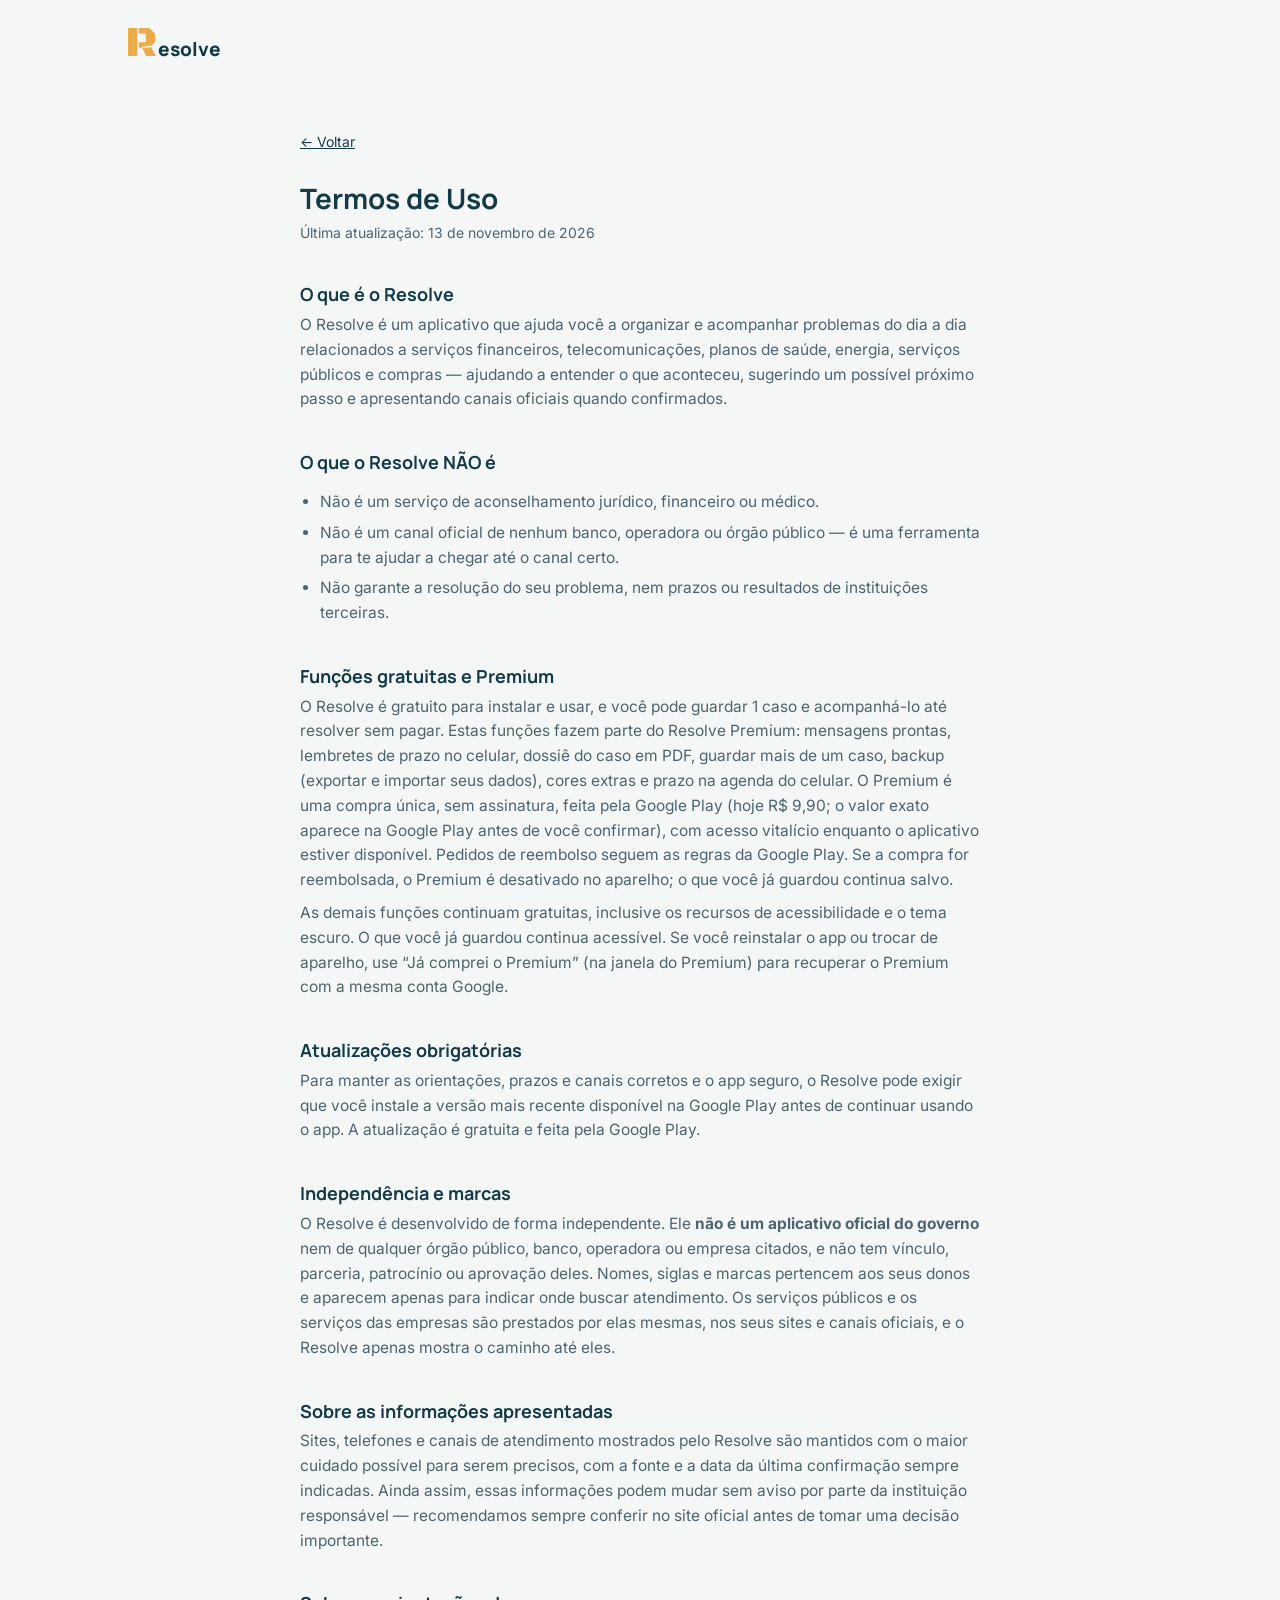
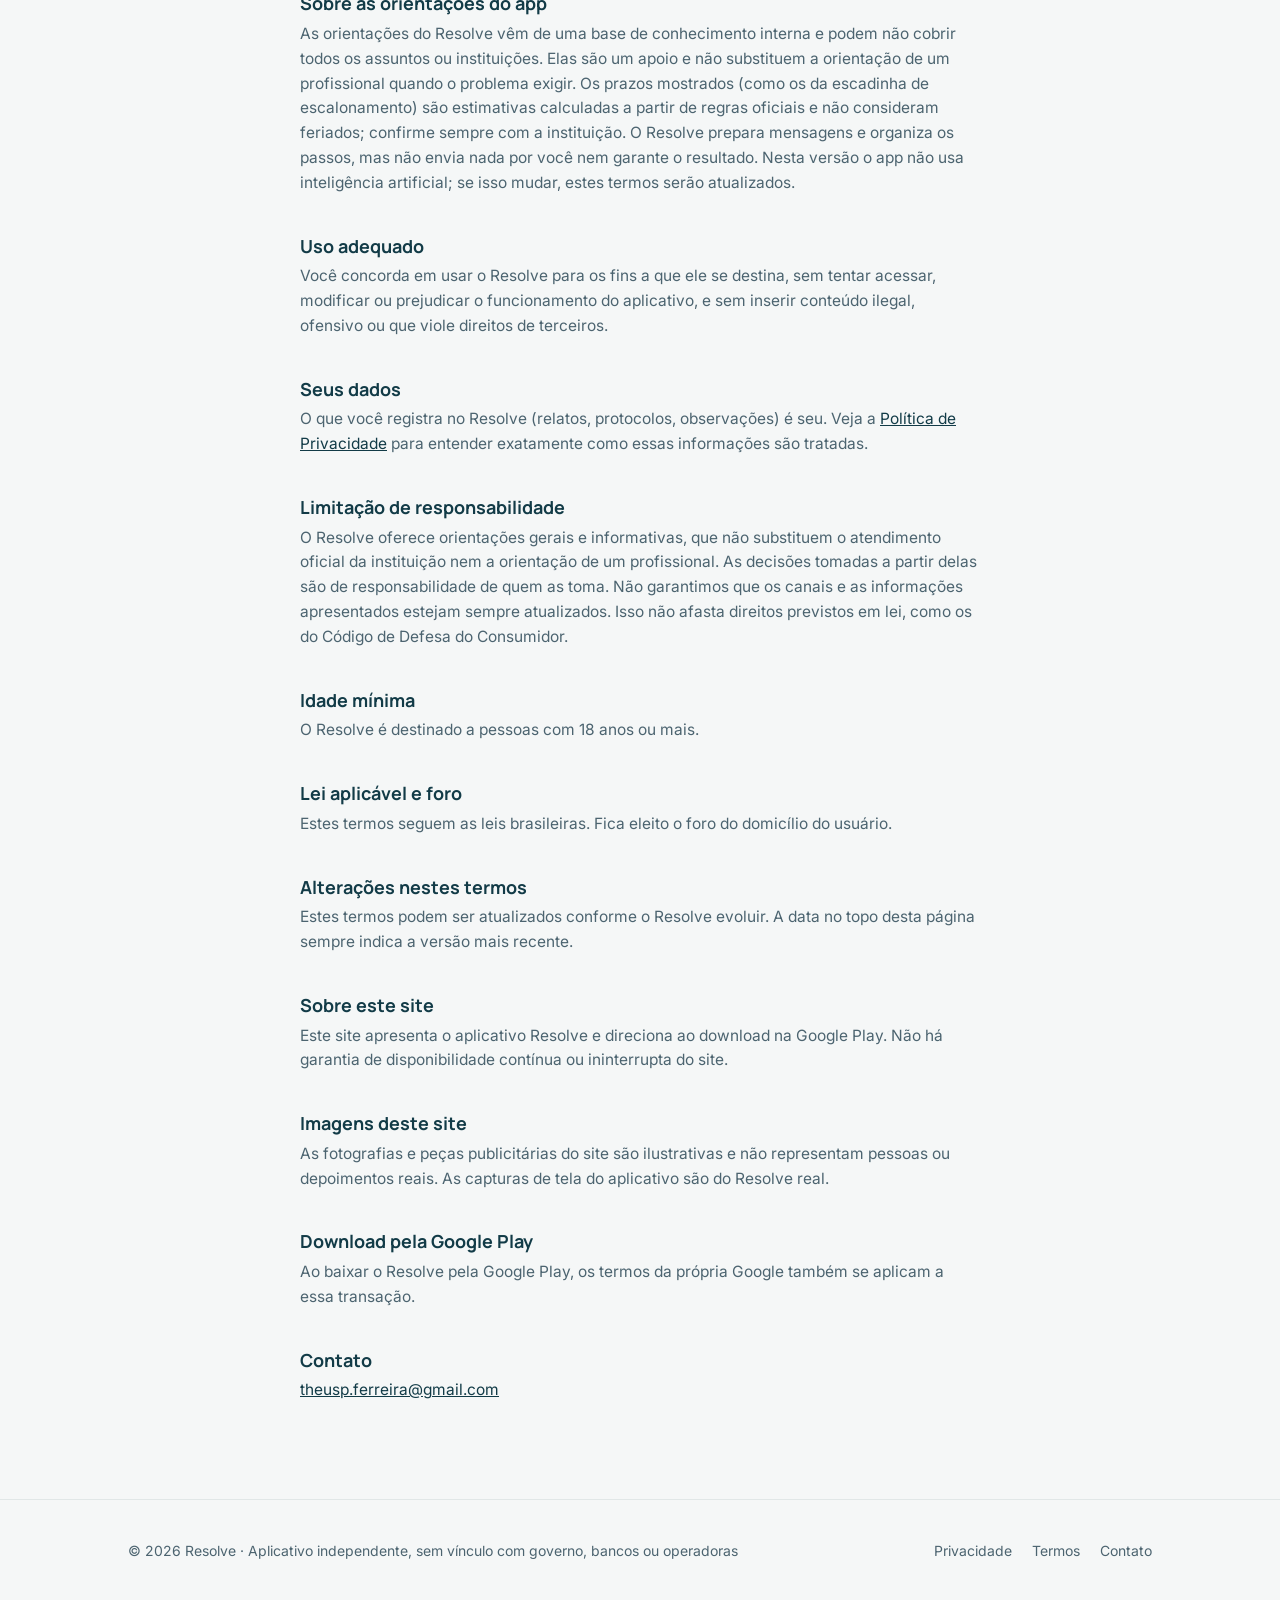
<file: termos.html>
<!DOCTYPE html>
<html lang="pt-BR">
<head>
  <meta charset="UTF-8" />
  <meta name="viewport" content="width=device-width, initial-scale=1" />
  <title>Termos de Uso — Resolve</title>
  <meta name="robots" content="index, follow" />
  <link rel="icon" href="assets/favicon.ico" sizes="48x48" />
  <link rel="icon" type="image/png" sizes="32x32" href="assets/favicon-32.png" />
  <link rel="icon" type="image/png" sizes="192x192" href="assets/favicon-192.png" />
  <link rel="apple-touch-icon" href="assets/apple-touch-icon.png" />
  <link rel="preconnect" href="https://fonts.googleapis.com">
  <link rel="preconnect" href="https://fonts.gstatic.com" crossorigin>
  <link href="https://fonts.googleapis.com/css2?family=Inter:wght@400;500;600&family=Manrope:wght@700;800&display=swap" rel="stylesheet">
  <link rel="stylesheet" href="css/styles.css" />
</head>
<body>
  <header class="cabecalho">
    <div class="container">
      <a class="marca-site" href="index.html" aria-label="Resolve">
        <img class="marca-r" src="assets/logo-r.png" alt="" width="28" height="28" />
        <span aria-hidden="true">esolve</span>
      </a>
    </div>
  </header>

  <main class="container">
    <div class="pagina-legal">
      <a class="voltar-inicio" href="index.html">← Voltar</a>
      <h1>Termos de Uso</h1>
      <p class="atualizado">Última atualização: 13 de novembro de 2026</p>
      <h2>O que é o Resolve</h2>
      <p>O Resolve é um aplicativo que ajuda você a organizar e acompanhar problemas do dia a dia relacionados a serviços financeiros, telecomunicações, planos de saúde, energia, serviços públicos e compras — ajudando a entender o que aconteceu, sugerindo um possível próximo passo e apresentando canais oficiais quando confirmados.</p>

      <h2>O que o Resolve NÃO é</h2>
      <ul>
        <li>Não é um serviço de aconselhamento jurídico, financeiro ou médico.</li>
        <li>Não é um canal oficial de nenhum banco, operadora ou órgão público — é uma ferramenta para te ajudar a chegar até o canal certo.</li>
        <li>Não garante a resolução do seu problema, nem prazos ou resultados de instituições terceiras.</li>
      </ul>

      <h2>Funções gratuitas e Premium</h2>
      <p>O Resolve é gratuito para instalar e usar, e você pode guardar 1 caso e acompanhá-lo até resolver sem pagar. Estas funções fazem parte do Resolve Premium: mensagens prontas, lembretes de prazo no celular, dossiê do caso em PDF, guardar mais de um caso, backup (exportar e importar seus dados), cores extras e prazo na agenda do celular. O Premium é uma compra única, sem assinatura, feita pela Google Play (hoje R$ 9,90; o valor exato aparece na Google Play antes de você confirmar), com acesso vitalício enquanto o aplicativo estiver disponível. Pedidos de reembolso seguem as regras da Google Play. Se a compra for reembolsada, o Premium é desativado no aparelho; o que você já guardou continua salvo.</p>
      <p>As demais funções continuam gratuitas, inclusive os recursos de acessibilidade e o tema escuro. O que você já guardou continua acessível. Se você reinstalar o app ou trocar de aparelho, use “Já comprei o Premium” (na janela do Premium) para recuperar o Premium com a mesma conta Google.</p>

      <h2>Atualizações obrigatórias</h2>
      <p>Para manter as orientações, prazos e canais corretos e o app seguro, o Resolve pode exigir que você instale a versão mais recente disponível na Google Play antes de continuar usando o app. A atualização é gratuita e feita pela Google Play.</p>

      <h2>Independência e marcas</h2>
      <p>O Resolve é desenvolvido de forma independente. Ele <strong>não é um aplicativo oficial do governo</strong> nem de qualquer órgão público, banco, operadora ou empresa citados, e não tem vínculo, parceria, patrocínio ou aprovação deles. Nomes, siglas e marcas pertencem aos seus donos e aparecem apenas para indicar onde buscar atendimento. Os serviços públicos e os serviços das empresas são prestados por elas mesmas, nos seus sites e canais oficiais, e o Resolve apenas mostra o caminho até eles.</p>

      <h2>Sobre as informações apresentadas</h2>
      <p>Sites, telefones e canais de atendimento mostrados pelo Resolve são mantidos com o maior cuidado possível para serem precisos, com a fonte e a data da última confirmação sempre indicadas. Ainda assim, essas informações podem mudar sem aviso por parte da instituição responsável — recomendamos sempre conferir no site oficial antes de tomar uma decisão importante.</p>

      <h2>Sobre as orientações do app</h2>
      <p>As orientações do Resolve vêm de uma base de conhecimento interna e podem não cobrir todos os assuntos ou instituições. Elas são um apoio e não substituem a orientação de um profissional quando o problema exigir. Os prazos mostrados (como os da escadinha de escalonamento) são estimativas calculadas a partir de regras oficiais e não consideram feriados; confirme sempre com a instituição. O Resolve prepara mensagens e organiza os passos, mas não envia nada por você nem garante o resultado. Nesta versão o app não usa inteligência artificial; se isso mudar, estes termos serão atualizados.</p>

      <h2>Uso adequado</h2>
      <p>Você concorda em usar o Resolve para os fins a que ele se destina, sem tentar acessar, modificar ou prejudicar o funcionamento do aplicativo, e sem inserir conteúdo ilegal, ofensivo ou que viole direitos de terceiros.</p>

      <h2>Seus dados</h2>
      <p>O que você registra no Resolve (relatos, protocolos, observações) é seu. Veja a <a href="privacidade.html">Política de Privacidade</a> para entender exatamente como essas informações são tratadas.</p>

      <h2>Limitação de responsabilidade</h2>
      <p>O Resolve oferece orientações gerais e informativas, que não substituem o atendimento oficial da instituição nem a orientação de um profissional. As decisões tomadas a partir delas são de responsabilidade de quem as toma. Não garantimos que os canais e as informações apresentados estejam sempre atualizados. Isso não afasta direitos previstos em lei, como os do Código de Defesa do Consumidor.</p>

      <h2>Idade mínima</h2>
      <p>O Resolve é destinado a pessoas com 18 anos ou mais.</p>

      <h2>Lei aplicável e foro</h2>
      <p>Estes termos seguem as leis brasileiras. Fica eleito o foro do domicílio do usuário.</p>

      <h2>Alterações nestes termos</h2>
      <p>Estes termos podem ser atualizados conforme o Resolve evoluir. A data no topo desta página sempre indica a versão mais recente.</p>

      <h2>Sobre este site</h2>
      <p>Este site apresenta o aplicativo Resolve e direciona ao download na Google Play. Não há garantia de disponibilidade contínua ou ininterrupta do site.</p>

      <h2>Imagens deste site</h2>
      <p>As fotografias e peças publicitárias do site são ilustrativas e não representam pessoas ou depoimentos reais. As capturas de tela do aplicativo são do Resolve real.</p>

      <h2>Download pela Google Play</h2>
      <p>Ao baixar o Resolve pela Google Play, os termos da própria Google também se aplicam a essa transação.</p>

      <h2>Contato</h2>
      <p><a href="mailto:theusp.ferreira@gmail.com">theusp.ferreira@gmail.com</a></p>
    </div>
  </main>

  <footer class="rodape">
    <div class="container rodape-linhas">
      <span>© 2026 Resolve · Aplicativo independente, sem vínculo com governo, bancos ou operadoras</span>
      <div class="rodape-links">
        <a href="privacidade.html">Privacidade</a>
        <a href="termos.html">Termos</a>
        <a href="mailto:theusp.ferreira@gmail.com">Contato</a>
      </div>
    </div>
  </footer>
</body>
</html>
</file>
<file: css/styles.css>
/* ============================================================
   Resolve — landing page de aquisição
   Tokens de marca alinhados ao app (mesma cor, mesma tipografia)
   ============================================================ */

:root {
  --ink: #10242C;
  --ink-soft: #4C6470;
  --brand: #123B47;
  --brand-deep: #0B262F;
  --accent: #1F8464;
  --accent-ink: #FFFFFF;
  --bg: #F5F7F7;
  --surface: #FFFFFF;
  --border: #E1E7E7;

  --font-display: 'Manrope', sans-serif;
  --font-body: 'Inter', sans-serif;

  --radius-sm: 10px;
  --radius-md: 16px;
  --radius-lg: 28px;

  --space-2: 8px;
  --space-3: 12px;
  --space-4: 20px;
  --space-5: 28px;
  --space-6: 40px;
  --space-7: 64px;
  --space-8: 96px;

  --max-w: 1080px;
}

* { box-sizing: border-box; }

html {
  scroll-behavior: smooth;
}

body {
  margin: 0;
  background: var(--bg);
  color: var(--ink);
  font-family: var(--font-body);
  font-size: 17px;
  line-height: 1.6;
  -webkit-font-smoothing: antialiased;
}

h1, h2, h3 {
  font-family: var(--font-display);
  color: var(--brand);
  line-height: 1.15;
  margin: 0;
}

p { margin: 0; }

a { color: inherit; }

img {
  max-width: 100%;
  display: block;
  -webkit-user-select: none;
  -moz-user-select: none;
  user-select: none;
  -webkit-touch-callout: none;
  -webkit-user-drag: none;
  user-drag: none;
  pointer-events: auto;
}

.container {
  max-width: var(--max-w);
  margin: 0 auto;
  padding: 0 var(--space-5);
}

/* ---------- Cabeçalho ---------- */

.cabecalho {
  padding: var(--space-5) 0 0;
}

.marca-site {
  display: inline-flex;
  align-items: center;
  gap: var(--space-2);
  font-family: var(--font-display);
  font-weight: 800;
  font-size: 20px;
  color: var(--brand);
  text-decoration: none;
}

.marca-site .marca-selo {
  width: 28px;
  height: 28px;
  border-radius: 8px;
  background: transparent;
  display: flex;
  align-items: center;
  justify-content: center;
}

.marca-site .marca-selo img { width: 28px; height: 28px; display: block; }

/* ---------- Hero ---------- */

.hero {
  padding: var(--space-7) 0 var(--space-6);
  text-align: center;
}

.hero-conteudo {
  max-width: 640px;
  margin: 0 auto;
  opacity: 0;
  transform: translateY(14px);
  animation: entra-hero 0.7s ease-out 0.1s forwards;
}

@keyframes entra-hero {
  to { opacity: 1; transform: translateY(0); }
}

@media (prefers-reduced-motion: reduce) {
  .hero-conteudo { animation: none; opacity: 1; transform: none; }
}

.hero-kicker {
  display: inline-block;
  font-size: 14px;
  font-weight: 600;
  color: var(--accent);
  background: rgba(31, 132, 100, 0.1);
  padding: 7px 16px;
  border-radius: 100px;
  margin-bottom: var(--space-4);
}

.hero-kicker strong { color: var(--brand); }

.hero h1 {
  font-size: clamp(30px, 5vw, 42px);
  font-weight: 800;
  letter-spacing: -0.01em;
}

.hero-sub {
  margin-top: var(--space-4);
  font-size: 18px;
  color: var(--ink-soft);
  max-width: 480px;
  margin-left: auto;
  margin-right: auto;
}

.botao-baixar {
  display: inline-flex;
  align-items: center;
  gap: var(--space-2);
  margin-top: var(--space-5);
  background: var(--accent);
  color: var(--accent-ink);
  font-family: var(--font-display);
  font-weight: 700;
  font-size: 17px;
  padding: 15px 30px;
  border-radius: var(--radius-md);
  text-decoration: none;
  border: none;
  cursor: pointer;
  transition: transform 0.15s ease, box-shadow 0.15s ease;
  box-shadow: 0 8px 20px rgba(31, 132, 100, 0.28);
}

.botao-baixar:hover {
  transform: translateY(-2px);
  box-shadow: 0 12px 26px rgba(31, 132, 100, 0.34);
}

.hero-micro {
  margin-top: var(--space-3);
  font-size: 13px;
  color: var(--ink-soft);
}

/* ---------- Moldura de telefone (hero + galeria) ---------- */

.moldura-fone {
  position: relative;
  width: 240px;
  height: 490px;
  margin: var(--space-7) auto 0;
  background: var(--brand-deep);
  border-radius: 34px;
  padding: 10px;
  box-shadow: 0 30px 60px -20px rgba(16, 36, 44, 0.35);
}

.moldura-fone-tela {
  width: 100%;
  height: 100%;
  border-radius: 26px;
  background: linear-gradient(160deg, var(--brand) 0%, #0E2E38 100%);
  display: flex;
  align-items: center;
  justify-content: center;
  flex-direction: column;
  gap: var(--space-2);
  color: rgba(255,255,255,0.55);
  text-align: center;
  padding: var(--space-4);
}

.moldura-fone-tela svg { width: 30px; height: 30px; opacity: 0.6; }

.moldura-fone-tela span {
  font-size: 13px;
  font-family: var(--font-body);
}

.moldura-fone-tela img {
width: 100%;
height: 100%;
object-fit: cover;
border-radius: 26px;
}

/* ---------- Divisor ---------- */

.divisor {
  border: none;
  border-top: 1px solid var(--border);
  max-width: var(--max-w);
  margin: 0 auto;
}

/* ---------- Seções gerais ---------- */

section.bloco {
  padding: var(--space-7) 0;
}

.bloco-titulo {
  font-size: clamp(24px, 4vw, 30px);
  font-weight: 800;
  max-width: 480px;
}

.bloco-intro {
  margin-top: var(--space-3);
  color: var(--ink-soft);
  max-width: 520px;
}

/* ---------- Lista de situações ---------- */

.lista-situacoes {
  margin-top: var(--space-6);
  display: flex;
  flex-direction: column;
  gap: var(--space-4);
  max-width: 620px;
}

.item-situacao {
  display: flex;
  align-items: flex-start;
  gap: var(--space-4);
  padding-bottom: var(--space-4);
  border-bottom: 1px solid var(--border);
}

.item-situacao:last-child { border-bottom: none; padding-bottom: 0; }

.item-situacao .icone {
  flex-shrink: 0;
  width: 40px;
  height: 40px;
  border-radius: var(--radius-sm);
  background: var(--surface);
  border: 1px solid var(--border);
  display: flex;
  align-items: center;
  justify-content: center;
}

.item-situacao .icone svg {
  width: 20px; height: 20px;
  stroke: var(--brand);
}

.item-situacao p {
  font-size: 16.5px;
  padding-top: 8px;
}

.situacoes-fechamento {
  margin-top: var(--space-6);
  font-family: var(--font-display);
  font-weight: 700;
  font-size: 19px;
  color: var(--brand);
}

/* ---------- Como funciona (com telas reais) ---------- */

.passos-telas {
  margin-top: var(--space-7);
  display: grid;
  grid-template-columns: repeat(3, 1fr);
  gap: var(--space-6);
}

.passo-tela {
  display: flex;
  flex-direction: column;
  align-items: center;
  text-align: center;
}

.moldura-fone-passo {
  width: 100%;
  max-width: 200px;
  aspect-ratio: 1080 / 2199;
  height: auto;
  margin: 0 0 var(--space-5);
}

.passo-tela-texto .passo-numero {
  display: inline-flex;
  align-items: center;
  justify-content: center;
  width: 30px;
  height: 30px;
  border-radius: 50%;
  background: var(--brand);
  color: #fff;
  font-family: var(--font-display);
  font-weight: 800;
  font-size: 14px;
  margin-bottom: var(--space-3);
}

.passo-tela-texto h3 {
  font-size: 18px;
  font-weight: 700;
}

.passo-tela-texto p {
  margin-top: 6px;
  color: var(--ink-soft);
  font-size: 15px;
  max-width: 260px;
  margin-left: auto;
  margin-right: auto;
}

@media (max-width: 780px) {
  .passos-telas {
    grid-template-columns: 1fr;
    max-width: 280px;
    margin-left: auto;
    margin-right: auto;
    gap: var(--space-8);
  }
}

/* ---------- Funcionalidades ---------- */

.grade-funcionalidades {
  margin-top: var(--space-6);
  display: grid;
  grid-template-columns: repeat(3, 1fr);
  gap: var(--space-5);
}

.card-funcionalidade {
  background: var(--surface);
  border: 1px solid var(--border);
  border-radius: var(--radius-md);
  padding: var(--space-5);
}

.card-funcionalidade .icone {
  width: 40px;
  height: 40px;
  border-radius: var(--radius-sm);
  background: var(--bg);
  display: flex;
  align-items: center;
  justify-content: center;
  margin-bottom: var(--space-4);
}

.card-funcionalidade .icone svg {
  width: 20px;
  height: 20px;
  stroke: var(--accent);
}

.card-funcionalidade h3 {
  font-size: 17px;
  font-weight: 700;
}

.card-funcionalidade p {
  margin-top: 6px;
  color: var(--ink-soft);
  font-size: 15px;
}

@media (max-width: 780px) {
  .grade-funcionalidades { grid-template-columns: 1fr 1fr; }
}

@media (max-width: 520px) {
  .grade-funcionalidades { grid-template-columns: 1fr; }
}

/* ---------- Busca por instituição ---------- */

.bloco-instituicao {
  background: var(--surface);
  border-top: 1px solid var(--border);
  border-bottom: 1px solid var(--border);
}

.instituicao-conteudo { max-width: 560px; }

/* ---------- Central de Prevenção contra Golpes ---------- */

.grade-golpes {
  margin-top: var(--space-6);
  display: grid;
  grid-template-columns: repeat(4, 1fr);
  gap: var(--space-4);
}

.card-golpe {
  background: var(--surface);
  border: 1px solid var(--border);
  border-left: 3px solid #C0392B;
  border-radius: var(--radius-sm);
  padding: var(--space-4);
}

.card-golpe h3 {
  font-size: 15.5px;
  font-weight: 700;
  color: var(--brand);
}

.card-golpe p {
  margin-top: 6px;
  color: var(--ink-soft);
  font-size: 14px;
}

@media (max-width: 780px) {
  .grade-golpes { grid-template-columns: 1fr 1fr; }
}

@media (max-width: 480px) {
  .grade-golpes { grid-template-columns: 1fr; }
}

/* ---------- Confiança ---------- */

.bloco-confianca {
  background: var(--brand);
  color: #fff;
}

.bloco-confianca .bloco-titulo,
.bloco-confianca .bloco-intro {
  color: #fff;
}

.bloco-confianca .bloco-intro { color: rgba(255,255,255,0.75); }

.lista-confianca {
  margin-top: var(--space-6);
  display: flex;
  flex-direction: column;
  gap: var(--space-4);
  max-width: 560px;
}

.item-confianca {
  display: flex;
  align-items: flex-start;
  gap: var(--space-3);
}

.item-confianca svg {
  flex-shrink: 0;
  width: 22px; height: 22px;
  stroke: var(--accent);
  margin-top: 3px;
}

.item-confianca p { font-size: 16px; }

.confianca-rodape {
  margin-top: var(--space-5);
  padding-top: var(--space-5);
  border-top: 1px solid rgba(255,255,255,0.15);
  color: rgba(255,255,255,0.65);
  font-size: 14.5px;
  max-width: 560px;
}

/* ---------- CTA final ---------- */

.cta-final {
  padding: var(--space-8) 0;
}

.cta-final-grade {
  display: flex;
  align-items: center;
  justify-content: center;
  gap: var(--space-8);
}

.cta-final-texto {
  text-align: left;
  max-width: 460px;
}

.cta-final h2 {
  font-size: clamp(26px, 5vw, 36px);
}

.cta-final .destaque { color: var(--accent); }

.cta-final-texto .botao-baixar { margin-top: var(--space-5); }

.cta-final-imagem {
  flex-shrink: 0;
  width: 260px;
}

.cta-final-imagem img {
  width: 100%;
  border-radius: var(--radius-lg);
}

@media (max-width: 780px) {
  .cta-final-grade {
    flex-direction: column-reverse;
    text-align: center;
    gap: var(--space-6);
  }
  .cta-final-texto { text-align: center; max-width: 480px; }
  .cta-final-imagem { width: 220px; }
}

/* ---------- Rodapé ---------- */

.rodape {
  padding: var(--space-6) 0;
  border-top: 1px solid var(--border);
}

.rodape-linhas {
  display: flex;
  flex-wrap: wrap;
  gap: var(--space-4);
  align-items: center;
  justify-content: space-between;
  color: var(--ink-soft);
  font-size: 14px;
}

.rodape-links {
  display: flex;
  gap: var(--space-4);
}

.rodape-links a { text-decoration: none; color: var(--ink-soft); }
.rodape-links a:hover { color: var(--brand); }

/* ---------- Páginas legais (privacidade/termos) ---------- */

.pagina-legal {
  padding: var(--space-7) 0 var(--space-8);
  max-width: 680px;
  margin: 0 auto;
}

.pagina-legal h1 {
  font-size: 28px;
  margin-bottom: var(--space-2);
}

.pagina-legal .atualizado {
  color: var(--ink-soft);
  font-size: 14px;
  margin-bottom: var(--space-6);
}

.pagina-legal h2 {
  font-size: 18px;
  margin-top: var(--space-6);
  margin-bottom: var(--space-2);
}

.pagina-legal p, .pagina-legal li {
  color: var(--ink-soft);
  font-size: 15.5px;
}

.pagina-legal ul { padding-left: 20px; }

.voltar-inicio {
  display: inline-block;
  margin-bottom: var(--space-5);
  font-size: 14px;
  color: var(--ink-soft);
  text-decoration: none;
}
.voltar-inicio:hover { color: var(--brand); }

/* ---------- Responsivo ---------- */

@media (max-width: 480px) {
  body { font-size: 16px; }
  .hero { padding-top: var(--space-6); }
  .moldura-fone { width: 210px; height: 430px; }
}

.moldura-fone-hero {
  width: 240px;
  height: 490px;
}

.moldura-fone-hero .moldura-fone-tela {
  padding: 0;
  overflow: hidden;
}

.moldura-fone-hero .moldura-fone-tela img {
  width: 100%;
  height: 100%;
  object-fit: cover;
}

.moldura-fone-passo .moldura-fone-tela {
  padding: 0;
  overflow: hidden;
}

.moldura-fone-passo .moldura-fone-tela img {
  width: 100%;
  height: 100%;
  display: block;
  object-fit: cover;
  border-radius: 16px;
}

/* ---------- Imagens publicitárias (confiança) ---------- */

.confianca-grade {
  margin-top: var(--space-6);
  display: flex;
  align-items: center;
  gap: var(--space-7);
}

.confianca-grade .lista-confianca { margin-top: 0; }

.confianca-imagem {
  position: relative;
  flex-shrink: 0;
  width: 320px;
}

.confianca-imagem img {
  display: block;
  width: 100%;
  height: auto;
  border-radius: var(--radius-lg);
}

.legenda-ilustrativa {
  position: absolute;
  right: 12px;
  bottom: 10px;
  font-size: 11px;
  color: rgba(16,36,44,0.6);
  background: rgba(255,255,255,0.7);
  padding: 2px 8px;
  border-radius: 999px;
}

.cta-final-imagem img { height: auto; display: block; }

@media (max-width: 780px) {
  .confianca-grade {
    flex-direction: column;
    gap: var(--space-5);
  }
  .confianca-imagem { width: 100%; max-width: 300px; }
}

/* Logo: R grande + "esolve" menor */
.marca-site { align-items: baseline; gap: 2px; font-size: 19px; }
.marca-site .marca-r { width: 28px; height: 28px; }

/* ============================================================
   Atualização: credibilidade, escadinha, preço, FAQ
   ============================================================ */

.cabecalho-linha { display: flex; align-items: center; justify-content: space-between; gap: var(--space-4); }
.menu-site { display: flex; gap: var(--space-4); font-size: 14.5px; }
.menu-site a { text-decoration: none; color: var(--ink-soft); font-weight: 500; }
.menu-site a:hover { color: var(--brand); }
@media (max-width: 480px) { .menu-site { gap: 12px; font-size: 13.5px; } }

.botao-baixar-breve { background: var(--brand); box-shadow: none; cursor: default; }
.botao-baixar-breve:hover { transform: none; box-shadow: none; }

.hero-sub { max-width: 540px; }

/* Faixa de confiança */
.faixa-confianca {
  list-style: none; margin: var(--space-7) 0 0; padding: 0;
  display: grid; grid-template-columns: repeat(4, 1fr); gap: var(--space-4);
  text-align: left;
}
.faixa-confianca li {
  background: var(--surface); border: 1px solid var(--border); border-radius: var(--radius-md);
  padding: var(--space-4); display: flex; flex-direction: column; gap: 4px;
}
.faixa-confianca strong { font-family: var(--font-display); color: var(--brand); font-size: 15.5px; }
.faixa-confianca span { color: var(--ink-soft); font-size: 13.5px; line-height: 1.45; }
@media (max-width: 780px) { .faixa-confianca { grid-template-columns: 1fr 1fr; } }
@media (max-width: 480px) { .faixa-confianca { grid-template-columns: 1fr; } }

.lista-situacoes { max-width: 660px; }

/* Escadinha */
.rotulo-secao {
  display: inline-block; font-size: 13px; font-weight: 600; color: var(--accent);
  background: rgba(31, 132, 100, 0.1); padding: 5px 14px; border-radius: 100px; margin-bottom: var(--space-3);
}
.bloco-escada { background: var(--surface); border-top: 1px solid var(--border); border-bottom: 1px solid var(--border); }
.bloco-escada .bloco-titulo { max-width: 620px; }
.bloco-escada .bloco-intro { max-width: 620px; }
.escada-exemplo {
  margin-top: var(--space-6); max-width: 620px; background: var(--bg);
  border: 1px solid var(--border); border-radius: var(--radius-lg); padding: var(--space-5);
}
.escada-exemplo-titulo { font-family: var(--font-display); font-weight: 800; color: var(--brand); margin-bottom: var(--space-4); }
.escada-visual { list-style: none; margin: 0; padding: 0; display: flex; flex-direction: column; gap: var(--space-3); }
.escada-visual li {
  display: flex; align-items: flex-start; gap: var(--space-3);
  background: var(--surface); border: 1px solid var(--border); border-radius: var(--radius-sm); padding: 12px 14px;
}
.escada-visual li:nth-child(2) { margin-left: 14px; }
.escada-visual li:nth-child(3) { margin-left: 28px; }
.escada-visual li:nth-child(4) { margin-left: 42px; }
.escada-visual li:nth-child(5) { margin-left: 56px; }
.escada-n {
  flex-shrink: 0; width: 28px; height: 28px; border-radius: 50%; background: var(--brand); color: #fff;
  display: inline-flex; align-items: center; justify-content: center; font-family: var(--font-display); font-weight: 800; font-size: 13px;
}
.escada-visual strong { display: block; color: var(--brand); font-family: var(--font-display); font-size: 15.5px; }
.escada-visual small { display: block; color: var(--ink-soft); font-size: 13.5px; line-height: 1.45; margin-top: 2px; }
.escada-exemplo-nota { margin-top: var(--space-4); font-size: 13px; color: var(--ink-soft); }
@media (max-width: 480px) {
  .escada-visual li:nth-child(n) { margin-left: 0; }
  .escada-exemplo { padding: var(--space-4); }
}
.escada-trilhas-titulo { margin-top: var(--space-6); font-family: var(--font-display); font-weight: 700; color: var(--brand); }
.escada-trilhas { list-style: none; margin: var(--space-3) 0 0; padding: 0; display: flex; flex-wrap: wrap; gap: 10px; }
.escada-trilhas li {
  background: var(--bg); border: 1px solid var(--border); border-radius: 100px; padding: 7px 16px; font-size: 14.5px; color: var(--brand); font-weight: 500;
}

/* Selo Premium e nota */
.selo-premium {
  display: inline-block; vertical-align: middle; margin-left: 6px; font-family: var(--font-body);
  font-size: 11px; font-weight: 600; color: var(--accent); background: rgba(31, 132, 100, 0.12);
  padding: 2px 8px; border-radius: 100px; letter-spacing: 0.02em;
}
.nota-funcoes { margin-top: var(--space-5); font-size: 14px; color: var(--ink-soft); }
.nota-funcoes a, .confianca-rodape a { color: inherit; text-decoration: underline; }

/* Método */
.grade-metodo { margin-top: var(--space-6); display: grid; grid-template-columns: repeat(2, 1fr); gap: var(--space-5); }
.item-metodo { background: var(--surface); border: 1px solid var(--border); border-radius: var(--radius-md); padding: var(--space-5); }
.item-metodo h3 { font-size: 17px; font-weight: 700; }
.item-metodo p { margin-top: 6px; color: var(--ink-soft); font-size: 15px; }
@media (max-width: 680px) { .grade-metodo { grid-template-columns: 1fr; } }

/* Faz / não faz */
.faz-nao-faz { margin-top: var(--space-6); display: grid; grid-template-columns: 1fr 1fr; gap: var(--space-5); }
.coluna-faz, .coluna-nao-faz { border-radius: var(--radius-md); padding: var(--space-5); background: var(--surface); border: 1px solid var(--border); }
.coluna-faz { border-top: 3px solid var(--accent); }
.coluna-nao-faz { border-top: 3px solid var(--ink-soft); }
.coluna-faz h3, .coluna-nao-faz h3 { font-size: 18px; margin-bottom: var(--space-3); }
.coluna-faz ul, .coluna-nao-faz ul { margin: 0; padding-left: 20px; display: flex; flex-direction: column; gap: 8px; color: var(--ink-soft); font-size: 15.5px; }
@media (max-width: 680px) { .faz-nao-faz { grid-template-columns: 1fr; } }

/* Preço */
.bloco-preco { background: var(--surface); border-top: 1px solid var(--border); border-bottom: 1px solid var(--border); }
.bloco-preco .bloco-titulo { max-width: 560px; }
.grade-preco { margin-top: var(--space-6); display: grid; grid-template-columns: repeat(2, 1fr); gap: var(--space-5); align-items: stretch; }
.cartao-preco { background: var(--bg); border: 1px solid var(--border); border-radius: var(--radius-lg); padding: var(--space-5); display: flex; flex-direction: column; gap: var(--space-3); }
.cartao-preco-destaque { background: var(--brand); border-color: var(--brand); color: #fff; }
.cartao-preco-destaque .cartao-preco-nome, .cartao-preco-destaque .cartao-preco-valor { color: #fff; }
.cartao-preco-destaque ul, .cartao-preco-destaque .cartao-preco-sub { color: rgba(255,255,255,0.82); }
.cartao-preco-nome { font-family: var(--font-display); font-weight: 700; color: var(--brand); font-size: 16px; }
.cartao-preco-valor { font-family: var(--font-display); font-weight: 800; font-size: 32px; color: var(--brand); line-height: 1.1; }
.cartao-preco-valor span { font-family: var(--font-body); font-weight: 500; font-size: 14px; opacity: 0.8; }
.cartao-preco ul { margin: 0; padding-left: 20px; display: flex; flex-direction: column; gap: 6px; font-size: 15px; color: var(--ink-soft); }
.cartao-preco-sub { font-size: 14px; color: var(--ink-soft); }
@media (max-width: 880px) { .grade-preco { grid-template-columns: 1fr; } }

/* FAQ */
.faq { margin-top: var(--space-6); max-width: 720px; display: flex; flex-direction: column; gap: 10px; }
.faq details { background: var(--surface); border: 1px solid var(--border); border-radius: var(--radius-md); padding: 0 var(--space-4); }
.faq summary { cursor: pointer; list-style: none; padding: 16px 0; font-family: var(--font-display); font-weight: 700; color: var(--brand); font-size: 16.5px; display: flex; justify-content: space-between; gap: var(--space-3); }
.faq summary::-webkit-details-marker { display: none; }
.faq summary::after { content: '+'; font-size: 22px; line-height: 1; color: var(--accent); flex-shrink: 0; }
.faq details[open] summary::after { content: '−'; }
.faq details p { padding: 0 0 18px; color: var(--ink-soft); font-size: 15.5px; }
.faq a { color: var(--brand); text-decoration: underline; }
.faq summary:focus-visible, .botao-baixar:focus-visible, .menu-site a:focus-visible { outline: 3px solid var(--accent); outline-offset: 2px; border-radius: 6px; }

/* Autor */
.bloco-autor { padding: var(--space-6) 0 0; }
.autor-texto { max-width: 720px; color: var(--ink-soft); font-size: 15.5px; border-left: 3px solid var(--accent); padding-left: var(--space-4); }
.autor-texto strong { color: var(--brand); }

/* Páginas legais */
.pagina-legal .aviso { border: 1px solid var(--border); border-left: 3px solid var(--accent); border-radius: var(--radius-sm); background: var(--surface); padding: 12px 16px; margin: var(--space-5) 0; color: var(--ink-soft); font-size: 15.5px; }
.pagina-legal p { margin-top: 8px; }
.pagina-legal a { color: var(--brand); text-decoration: underline; }
.pagina-legal li { margin-top: 6px; }

.cartao-preco.cartao-preco-destaque ul, .cartao-preco.cartao-preco-destaque .cartao-preco-sub { color: rgba(255,255,255,0.9); }
</file>
